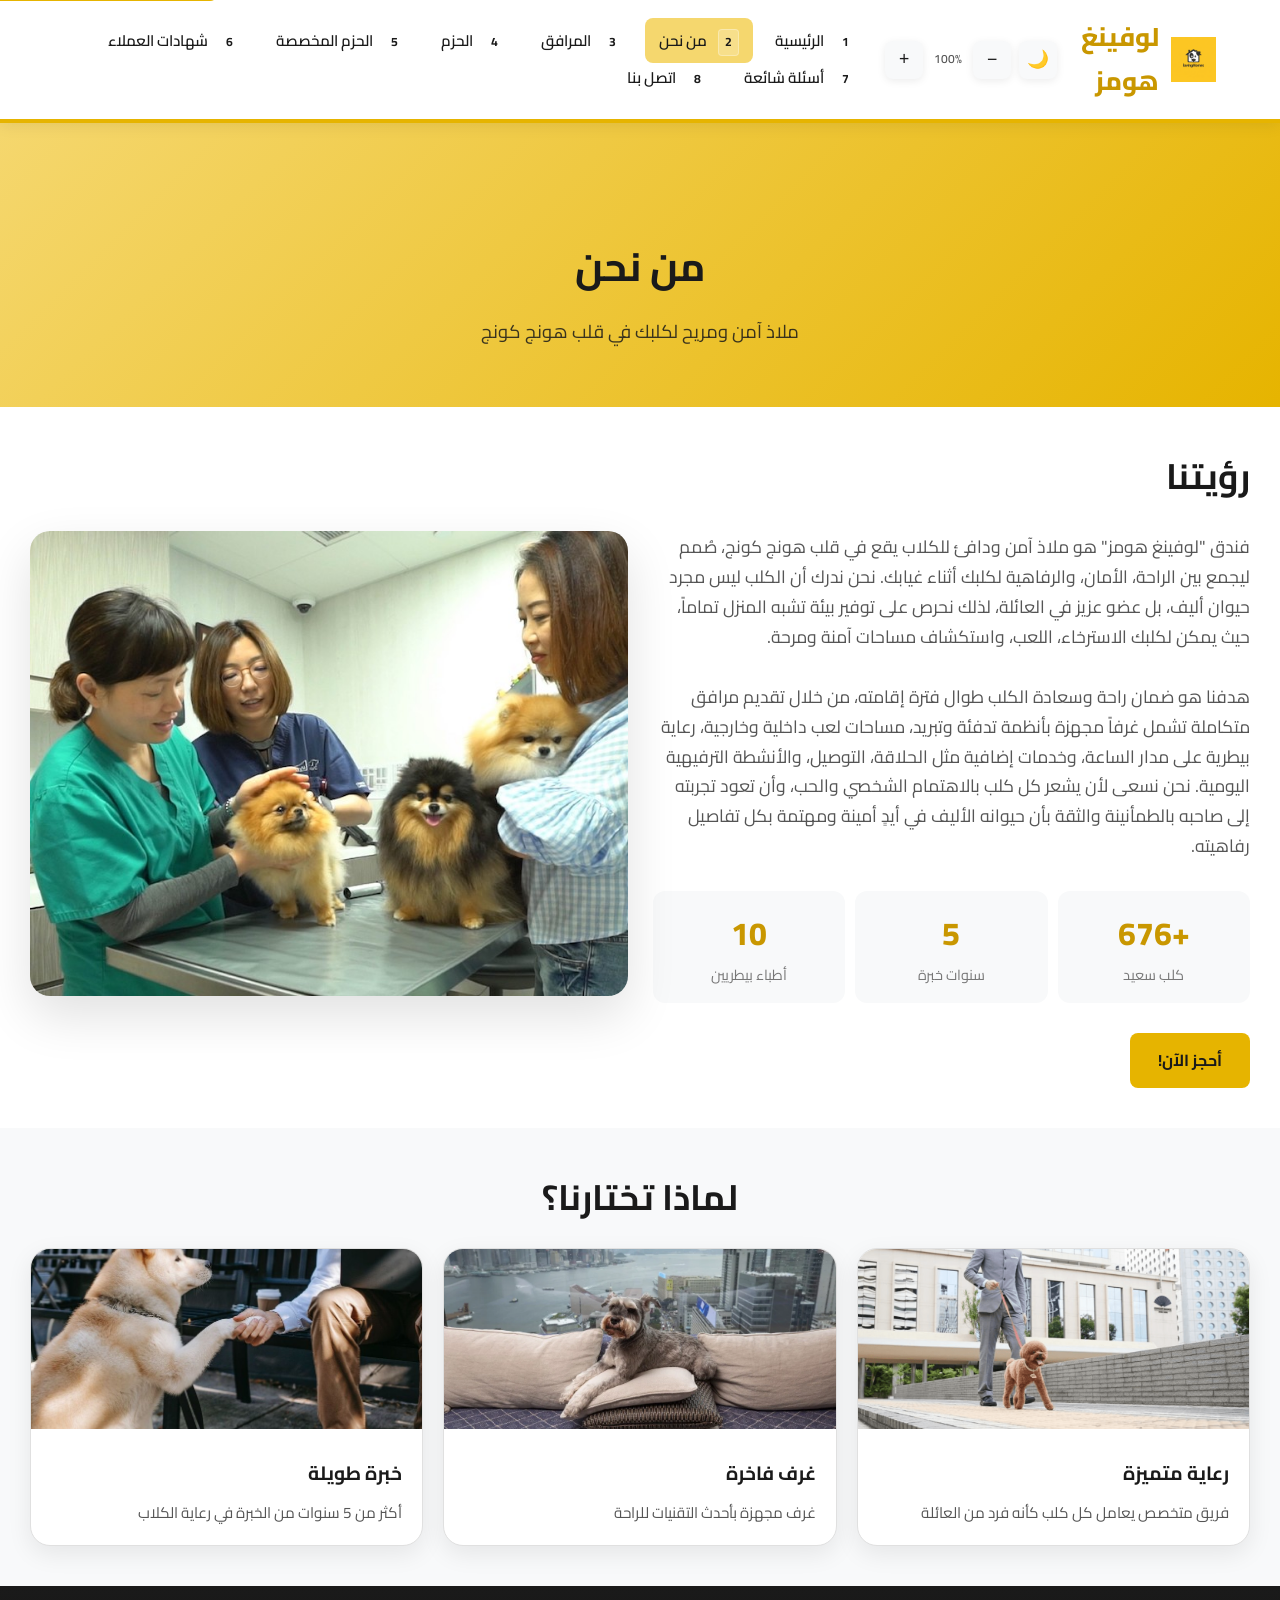
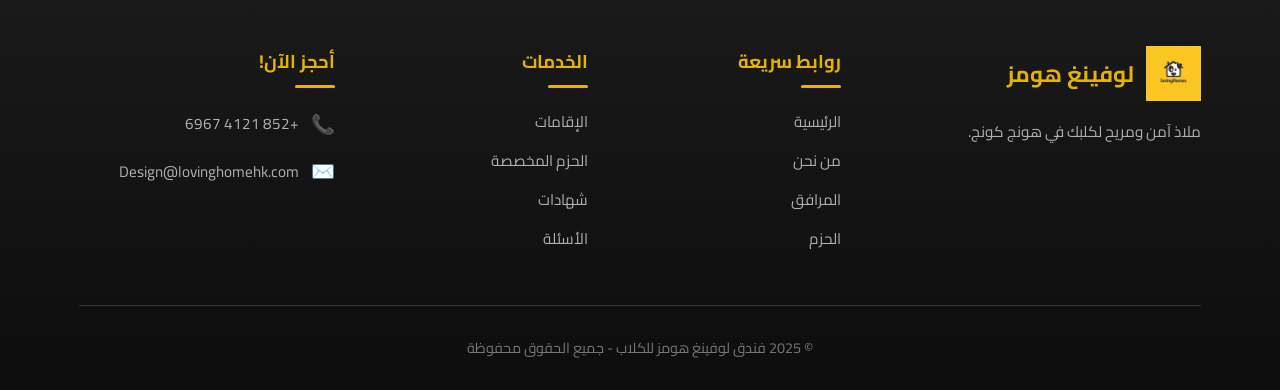
<file: about.html>
<!DOCTYPE html>
<html lang="ar" dir="rtl">
<head>
    <meta charset="UTF-8">
    <meta name="viewport" content="width=device-width, initial-scale=1.0">
    <title>من نحن | فندق لوفينغ هومز للكلاب</title>
    <meta name="description" content="تعرف على فندق لوفينغ هومز - ملاذ آمن ومريح للكلاب في هونج كونج">
    <link rel="icon" type="image/svg+xml" href="data:image/svg+xml,<svg xmlns='http://www.w3.org/2000/svg' viewBox='0 0 100 100'><circle cx='50' cy='50' r='45' fill='%23e6b400'/><text y='.9em' font-size='50' x='50' text-anchor='middle' fill='white'>🐾</text></svg>">
    <link rel="stylesheet" href="style.css">
    <link href="https://fonts.googleapis.com/css2?family=Cairo:wght@400;500;600;700;800&display=swap" rel="stylesheet">
    <style>
        .container { max-width: 100%; padding: 0 15px; }
        .section { padding: 40px 15px; }
        .about-preview { display: flex; flex-direction: column; gap: 25px; }
        .about-img img { width: 100%; height: auto; }
        .stats-row { display: flex; flex-wrap: wrap; justify-content: center; gap: 10px; }
        .stat-item { flex: 1; min-width: 90px; padding: 15px 10px; }
        .features-grid { display: flex; flex-direction: column; gap: 20px; }
        .feature-card img { height: 180px; }
        @media (min-width: 768px) {
            .about-preview { grid-template-columns: 1fr 1fr; display: grid; }
            .stats-row { flex-wrap: nowrap; }
            .features-grid { display: grid; grid-template-columns: repeat(3, 1fr); }
        }
    </style>
</head>
<body>

    <a href="#main-content" class="skip-link">التخطي للمحتوى الرئيسي</a>

    <header>
        <a href="index.html" class="logo">
            <img src="logo.png" alt="شعار لوفينغ هومز" class="logo-img">
            <span>لوفينغ هومز</span>
        </a>
        <button class="menu-toggle" aria-expanded="false" aria-label="افتح القائمة">☰</button>
        <nav aria-label="التنقل الرئيسي">
            <ul>
                <li><a href="index.html" data-translate="الرئيسية"><span class="key-hint">1</span> الرئيسية</a></li>
                <li><a href="about.html" class="active" data-translate="من نحن"><span class="key-hint">2</span> من نحن</a></li>
                <li><a href="facilities.html" data-translate="المرافق"><span class="key-hint">3</span> المرافق</a></li>
                <li><a href="packages.html" data-translate="الحزم"><span class="key-hint">4</span> الحزم</a></li>
                <li><a href="custom-packages.html" data-translate="الحزم المخصصة"><span class="key-hint">5</span> الحزم المخصصة</a></li>
                <li><a href="testimonies.html" data-translate="شهادات العملاء"><span class="key-hint">6</span> شهادات العملاء</a></li>
                <li><a href="faq.html" data-translate="أسئلة شائعة"><span class="key-hint">7</span> أسئلة شائعة</a></li>
                <li><a href="contact.html" data-translate="اتصل بنا"><span class="key-hint">8</span> اتصل بنا</a></li>
            </ul>
        </nav>
    </header>

    <main id="main-content">
        <section class="page-header">
            <h1>من نحن</h1>
            <p>ملاذ آمن ومريح لكلبك في قلب هونج كونج</p>
        </section>
        
        <section class="section">
            <div class="container">
                <div class="about-preview">
                    <div class="about-content">
                        <h2>رؤيتنا</h2>
                        <p>فندق "لوفينغ هومز" هو ملاذ آمن ودافئ للكلاب يقع في قلب هونج كونج، صُمم ليجمع بين الراحة، الأمان، والرفاهية لكلبك أثناء غيابك. نحن ندرك أن الكلب ليس مجرد حيوان أليف، بل عضو عزيز في العائلة، لذلك نحرص على توفير بيئة تشبه المنزل تماماً، حيث يمكن لكلبك الاسترخاء، اللعب، واستكشاف مساحات آمنة ومرحة.</p>
                        <p>هدفنا هو ضمان راحة وسعادة الكلب طوال فترة إقامته، من خلال تقديم مرافق متكاملة تشمل غرفاً مجهزة بأنظمة تدفئة وتبريد، مساحات لعب داخلية وخارجية، رعاية بيطرية على مدار الساعة، وخدمات إضافية مثل الحلاقة، التوصيل، والأنشطة الترفيهية اليومية. نحن نسعى لأن يشعر كل كلب بالاهتمام الشخصي والحب، وأن تعود تجربته إلى صاحبه بالطمأنينة والثقة بأن حيوانه الأليف في أيدٍ أمينة ومهتمة بكل تفاصيل رفاهيته.</p>
                        
                        <div class="stats-row">
                            <div class="stat-item">
                                <span class="stat-num">+676</span>
                                <span class="stat-text">كلب سعيد</span>
                            </div>
                            <div class="stat-item">
                                <span class="stat-num">5</span>
                                <span class="stat-text">سنوات خبرة</span>
                            </div>
                            <div class="stat-item">
                                <span class="stat-num">10</span>
                                <span class="stat-text">أطباء بيطريين</span>
                            </div>
                        </div>
                        
                        <a href="contact.html" class="btn">أحجز الآن!</a>
                    </div>
                    <div class="about-img">
                        <img src="aboutus1.jpeg" alt="كلاب سعيدة">
                    </div>
                </div>
            </div>
        </section>
        
        <section class="section bg-light">
            <div class="container">
                <h2>لماذا تختارنا؟</h2>
                <div class="features-grid">
                    <div class="feature-card">
                        <img src="aboutus4.jpeg" alt="رعاية">
                        <h3>رعاية متميزة</h3>
                        <p>فريق متخصص يعامل كل كلب كأنه فرد من العائلة</p>
                    </div>
                    <div class="feature-card">
                        <img src="aboutus2.jpeg" alt="غرف">
                        <h3>غرف فاخرة</h3>
                        <p>غرف مجهزة بأحدث التقنيات للراحة</p>
                    </div>
                    <div class="feature-card">
                        <img src="aboutus3.jpg" alt="تمشية">
                        <h3>خبرة طويلة</h3>
                        <p>أكثر من 5 سنوات من الخبرة في رعاية الكلاب</p>
                    </div>
                </div>
            </div>
        </section>
    </main>

    <footer>
        <div class="container">
            <div class="footer-content">
                <div class="footer-section">
                    <div class="footer-logo">
                        <img src="logo.png" alt="شعار لوفينغ هومز">
                        <span class="footer-logo-text">لوفينغ هومز</span>
                    </div>
                    <p>ملاذ آمن ومريح لكلبك في هونج كونج.</p>
                </div>
                <div class="footer-section">
                    <h4>روابط سريعة</h4>
                    <ul>
                        <li><a href="index.html">الرئيسية</a></li>
                        <li><a href="about.html">من نحن</a></li>
                        <li><a href="facilities.html">المرافق</a></li>
                        <li><a href="packages.html">الحزم</a></li>
                    </ul>
                </div>
                <div class="footer-section">
                    <h4>الخدمات</h4>
                    <ul>
                        <li><a href="packages.html">الإقامات</a></li>
                        <li><a href="custom-packages.html">الحزم المخصصة</a></li>
                        <li><a href="testimonies.html">شهادات</a></li>
                        <li><a href="faq.html">الأسئلة</a></li>
                    </ul>
                </div>
                <div class="footer-section">
                    <h4>أحجز الآن!</h4>
                    <div class="footer-contact-item">
                        <span>📞</span>
                        <p>+852 4121 6967</p>
                    </div>
                    <div class="footer-contact-item">
                        <span>✉️</span>
                        <p>Design@lovinghomehk.com</p>
                    </div>
                </div>
            </div>
            <div class="footer-bottom">
                <p>© 2025 فندق لوفينغ هومز للكلاب - جميع الحقوق محفوظة</p>
            </div>
        </div>
    </footer>
    <script src="script.js"></script>
</body>
</html>
</file>
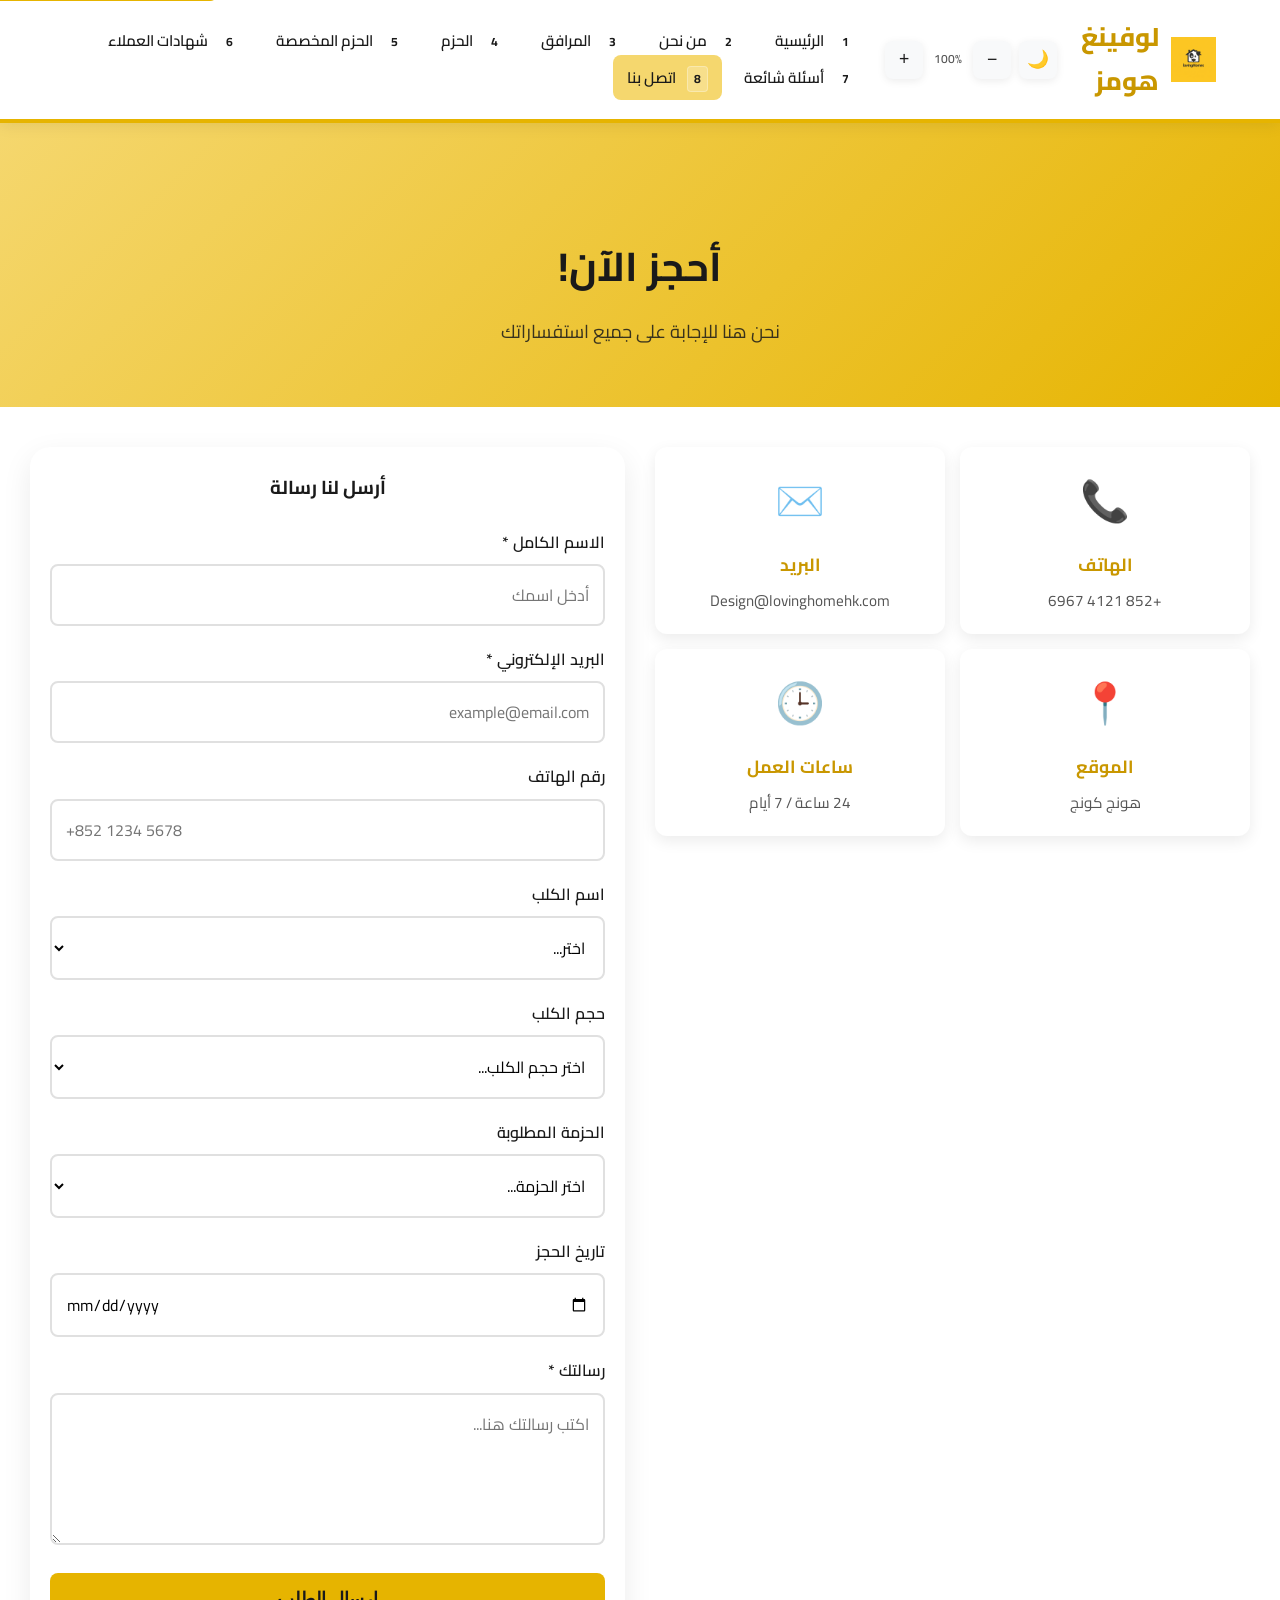
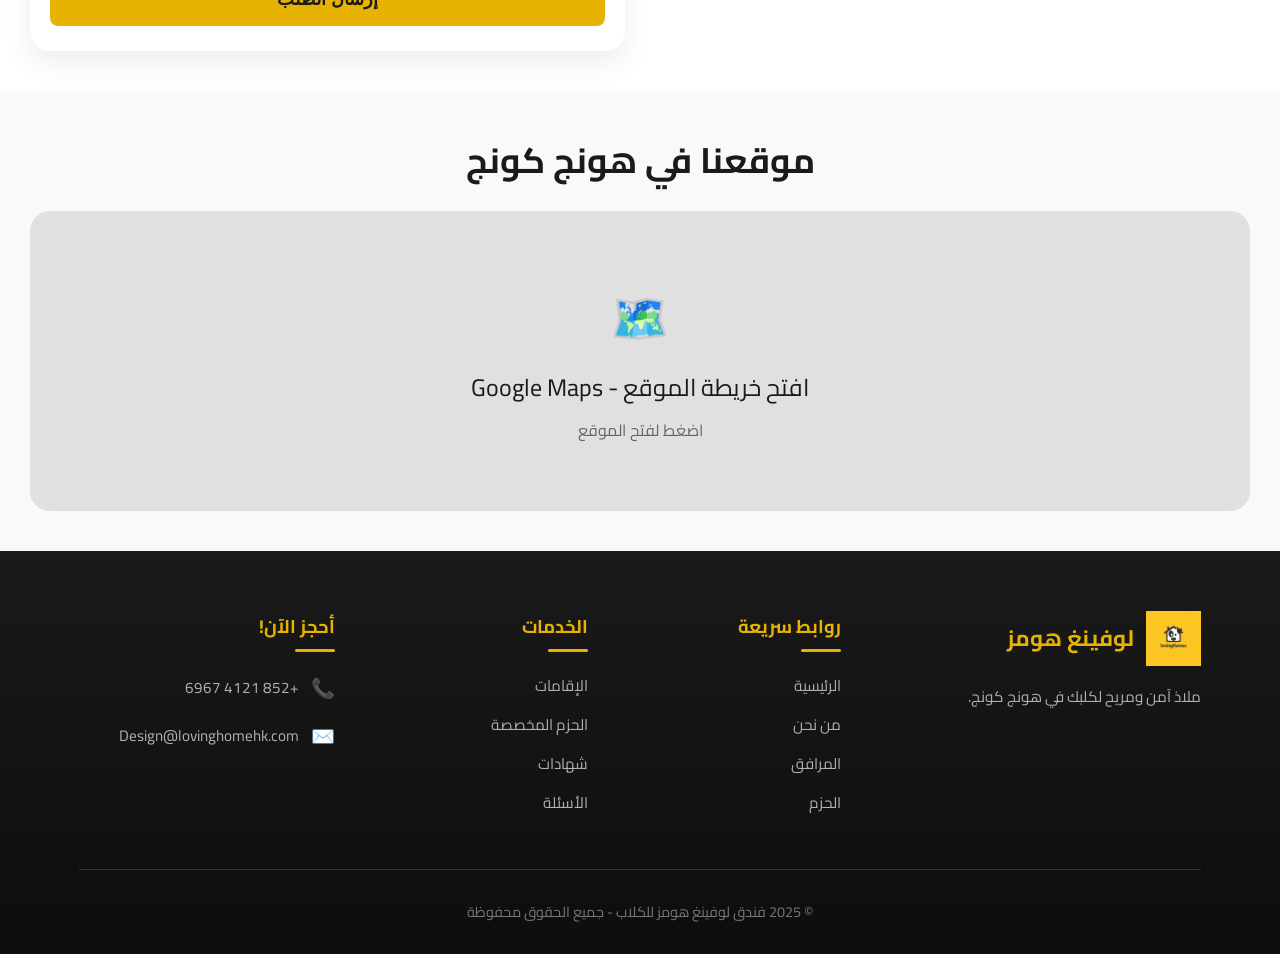
<file: contact.html>
<!DOCTYPE html>
<html lang="ar" dir="rtl">
<head>
    <meta charset="UTF-8">
    <meta name="viewport" content="width=device-width, initial-scale=1.0">
    <title>اتصل بنا | فندق لوفينغ هومز للكلاب</title>
    <meta name="description" content="تواصل مع فندق لوفينغ هومز للكلاب في هونج كونج.">
    <link rel="icon" type="image/svg+xml" href="data:image/svg+xml,<svg xmlns='http://www.w3.org/2000/svg' viewBox='0 0 100 100'><circle cx='50' cy='50' r='45' fill='%23e6b400'/><text y='.9em' font-size='50' x='50' text-anchor='middle' fill='white'>🐾</text></svg>">
    <link rel="stylesheet" href="style.css">
    <link href="https://fonts.googleapis.com/css2?family=Cairo:wght@400;500;600;700;800&display=swap" rel="stylesheet">
    <style>
        .container { max-width: 100%; padding: 0 15px; }
        .section { padding: 40px 15px; }
        .contact-container { display: flex; flex-direction: column; gap: 30px; }
        .contact-info-grid { display: grid; grid-template-columns: 1fr 1fr; gap: 15px; }
        .contact-card { padding: 20px 15px; }
        .contact-form { padding: 25px 20px; }
        @media (min-width: 768px) {
            .contact-container { display: grid; grid-template-columns: 1fr 1fr; }
            .contact-info-grid { grid-template-columns: 1fr 1fr; }
        }
    </style>
</head>
<body>

    <a href="#main-content" class="skip-link">التخطي للمحتوى الرئيسي</a>

    <header>
        <a href="index.html" class="logo">
            <img src="logo.png" alt="شعار لوفينغ هومز" class="logo-img">
            <span>لوفينغ هومز</span>
        </a>
        <button class="menu-toggle" aria-expanded="false" aria-label="افتح القائمة">☰</button>
        <nav aria-label="التنقل الرئيسي">
            <ul>
                <li><a href="index.html" data-translate="الرئيسية"><span class="key-hint">1</span> الرئيسية</a></li>
                <li><a href="about.html" data-translate="من نحن"><span class="key-hint">2</span> من نحن</a></li>
                <li><a href="facilities.html" data-translate="المرافق"><span class="key-hint">3</span> المرافق</a></li>
                <li><a href="packages.html" data-translate="الحزم"><span class="key-hint">4</span> الحزم</a></li>
                <li><a href="custom-packages.html" data-translate="الحزم المخصصة"><span class="key-hint">5</span> الحزم المخصصة</a></li>
                <li><a href="testimonies.html" data-translate="شهادات العملاء"><span class="key-hint">6</span> شهادات العملاء</a></li>
                <li><a href="faq.html" data-translate="أسئلة شائعة"><span class="key-hint">7</span> أسئلة شائعة</a></li>
                <li><a href="contact.html" class="active" data-translate="اتصل بنا"><span class="key-hint">8</span> اتصل بنا</a></li>
            </ul>
        </nav>
    </header>

    <main id="main-content">
        <section class="page-header">
            <h1>أحجز الآن!</h1>
            <p>نحن هنا للإجابة على جميع استفساراتك</p>
        </section>
        
        <section class="section">
            <div class="container">
                <div class="contact-container">
                    <div class="contact-info">
                        <div class="contact-info-grid">
                            <div class="contact-card">
                                <div class="icon">📞</div>
                                <h4>الهاتف</h4>
                                <p>+852 4121 6967</p>
                            </div>
                            <div class="contact-card">
                                <div class="icon">✉️</div>
                                <h4>البريد</h4>
                                <p>Design@lovinghomehk.com</p>
                            </div>
                            <div class="contact-card">
                                <div class="icon">📍</div>
                                <h4>الموقع</h4>
                                <p>هونج كونج</p>
                            </div>
                            <div class="contact-card">
                                <div class="icon">🕒</div>
                                <h4>ساعات العمل</h4>
                                <p>24 ساعة / 7 أيام</p>
                            </div>
                        </div>
                        
                    </div>
                    
                    <div class="contact-form">
                        <h3>أرسل لنا رسالة</h3>
                        <form id="contactForm">
                            <div class="form-group">
                                <label for="name">الاسم الكامل *</label>
                                <input type="text" id="name" name="name" required placeholder="أدخل اسمك" pattern="[\u0600-\u06FFa-zA-Z\s]+" title="الاسم يجب أن يحتوي على حروف فقط">
                            </div>
                            
                            <div class="form-group">
                                <label for="email">البريد الإلكتروني *</label>
                                <input type="email" id="email" name="email" required placeholder="example@email.com">
                            </div>
                            
                            <div class="form-group">
                                <label for="phone">رقم الهاتف</label>
                                <input type="tel" id="phone" name="phone" placeholder="+852 1234 5678" pattern="[0-9+\s]+" title="الرقم يجب أن يحتوي على أرقام فقط">
                            </div>

                            <div class="form-group">
                                <label for="dogNameSelect">اسم الكلب</label>
                                <select id="dogNameSelect" name="dogNameSelect">
                                    <option value="">اختر...</option>
                                    <option value="without">بلا اسم محدد</option>
                                    <option value="custom">اسم آخر</option>
                                </select>
                            </div>

                            <div class="form-group" id="dogNameInputGroup" style="display: none;">
                                <label for="dogName">اسم الكلب</label>
                                <input type="text" id="dogName" name="dogName" placeholder="أدخل اسم الكلب" pattern="[\u0600-\u06FFa-zA-Z\s]+" title="الاسم يجب أن يحتوي على حروف فقط">
                            </div>
                            
                            <div class="form-group">
                                <label for="dogSize">حجم الكلب</label>
                                <select id="dogSize" name="dogSize">
                                    <option value="">اختر حجم الكلب...</option>
                                    <option value="صغير">صغير</option>
                                    <option value="متوسط">متوسط</option>
                                    <option value="كبير">كبير</option>
                                    <option value="عملاق">عملاق</option>
                                </select>
                            </div>
                            
                            <div class="form-group">
                                <label for="package">الحزمة المطلوبة</label>
                                <select id="package" name="package">
                                    <option value="">اختر الحزمة...</option>
                                    <option value="premium">الحزمة المميزة</option>
                                    <option value="classic">الحزمة الكلاسيكية</option>
                                    <option value="day">حزمة اليوم</option>
                                    <option value="custom">حزمة مخصصة</option>
                                </select>
                            </div>

                            <div class="form-group">
                                <label for="bookingDate">تاريخ الحجز</label>
                                <input type="date" id="bookingDate" name="bookingDate">
                            </div>
                            
                            <div class="form-group">
                                <label for="message">رسالتك *</label>
                                <textarea id="message" name="message" rows="4" required placeholder="اكتب رسالتك هنا..."></textarea>
                            </div>
                            
                            <button type="submit" class="btn">إرسال الطلب</button>
                        </form>
                    </div>
                </div>
            </div>
        </section>
        
        <section class="section bg-light">
            <div class="container">
                <h2>موقعنا في هونج كونج</h2>
                <div style="background: #e0e0e0; height: 300px; border-radius: 20px; display: flex; align-items: center; justify-content: center; margin-top: 20px;">
                    <a href="https://www.google.com/maps/place/Hong+Kong/@22.3527242,114.1394,11z/data=!3m1!4b1!4m6!3m5!1s0x3403e2eda332980f:0xf08ab3badbeac97c!8m2!3d22.3193039!4d114.1693611!16zL20vMDNoNjQ?entry=ttu&g_ep=EgoyMDI2MDMwNS4wIKXMDSoASAFQAw%3D%3D" target="_blank" style="display: flex; flex-direction: column; align-items: center; text-decoration: none; color: #1a1a1a; padding: 20px;">
                        <span style="font-size: 3rem;">🗺️</span>
                        <span style="font-size: 1.5rem; margin-top: 10px;"> افتح خريطة الموقع - Google Maps</span>
                        <span style="font-size: 1rem; margin-top: 8px; color: #666;">اضغط لفتح الموقع</span>
                    </a>
                </div>
            </div>
        </section>
    </main>
  <footer>
        <div class="container">
            <div class="footer-content">
                <div class="footer-section">
                    <div class="footer-logo">
                        <img src="logo.png" alt="شعار لوفينغ هومز">
                        <span class="footer-logo-text">لوفينغ هومز</span>
                    </div>
                    <p>ملاذ آمن ومريح لكلبك في هونج كونج.</p>
                </div>
                <div class="footer-section">
                    <h4>روابط سريعة</h4>
                    <ul>
                        <li><a href="index.html">الرئيسية</a></li>
                        <li><a href="about.html">من نحن</a></li>
                        <li><a href="facilities.html">المرافق</a></li>
                        <li><a href="packages.html">الحزم</a></li>
                    </ul>
                </div>
                <div class="footer-section">
                    <h4>الخدمات</h4>
                    <ul>
                        <li><a href="packages.html">الإقامات</a></li>
                        <li><a href="custom-packages.html">الحزم المخصصة</a></li>
                        <li><a href="testimonies.html">شهادات</a></li>
                        <li><a href="faq.html">الأسئلة</a></li>
                    </ul>
                </div>
                <div class="footer-section">
                    <h4>أحجز الآن!</h4>
                    <div class="footer-contact-item">
                        <span>📞</span>
                        <p>+852 4121 6967</p>
                    </div>
                    <div class="footer-contact-item">
                        <span>✉️</span>
                        <p>Design@lovinghomehk.com</p>
                    </div>
                </div>
            </div>
            <div class="footer-bottom">
                <p>© 2025 فندق لوفينغ هومز للكلاب - جميع الحقوق محفوظة</p>
            </div>
        </div>
    </footer>

    <script src="script.js"></script>
</body>
</html>
</file>
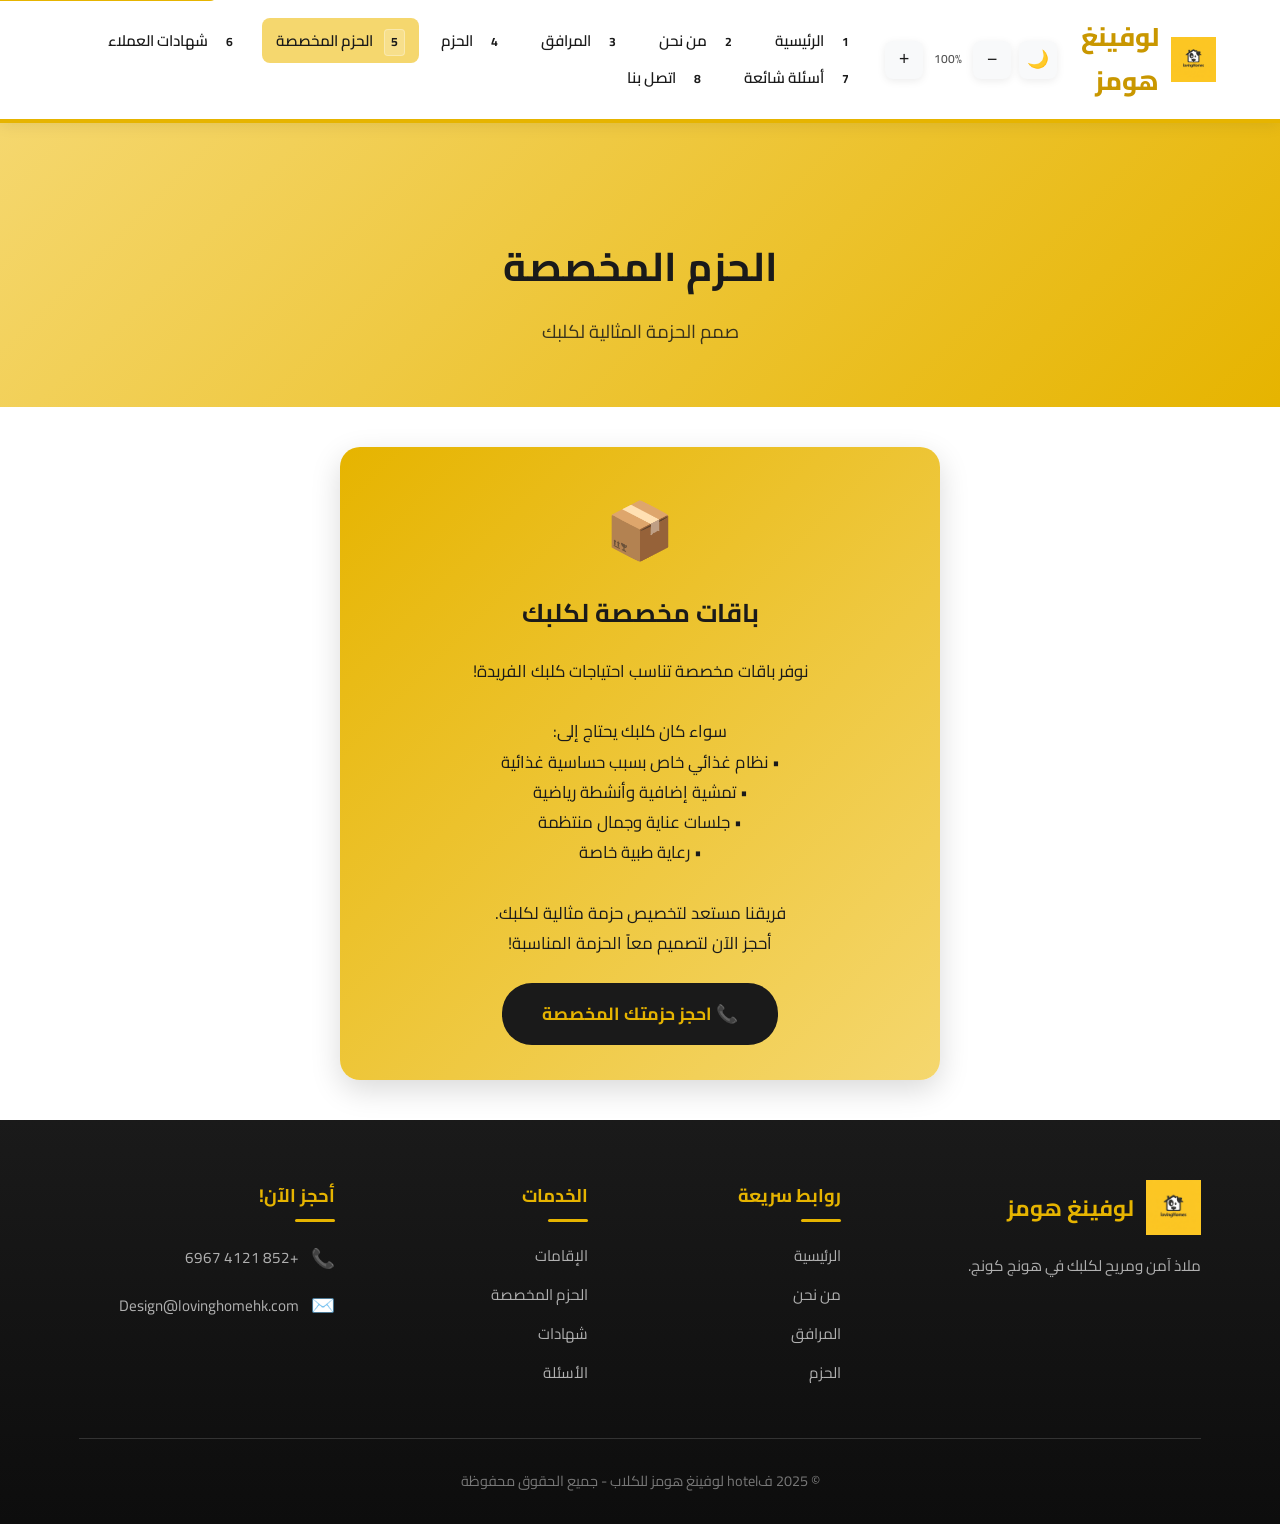
<file: custom-packages.html>
<!DOCTYPE html>
<html lang="ar" dir="rtl">
<head>
    <meta charset="UTF-8">
    <meta name="viewport" content="width=device-width, initial-scale=1.0">
    <title>الحزم المخصصة | فندق لوفينغ هومز للكلاب</title>
    <meta name="description" content="صمم حزمة مخصصة لكلبك في فhotel لوفينغ هومز.">
    <link rel="icon" type="image/svg+xml" href="data:image/svg+xml,<svg xmlns='http://www.w3.org/2000/svg' viewBox='0 0 100 100'><circle cx='50' cy='50' r='45' fill='%23e6b400'/><text y='.9em' font-size='50' x='50' text-anchor='middle' fill='white'>🐾</text></svg>">
    <link rel="stylesheet" href="style.css">
    <link href="https://fonts.googleapis.com/css2?family=Cairo:wght@400;500;600;700;800&display=swap" rel="stylesheet">
    <style>
        .container { max-width: 100%; padding: 0 15px; }
        .section { padding: 40px 15px; }
        .custom-box { padding: 30px 20px; margin: 0 10px; }
    </style>
</head>
<body>

    <a href="#main-content" class="skip-link">التخطي للمحتوى الرئيسي</a>

    <header>
        <a href="index.html" class="logo">
            <img src="logo.png" alt="شعار لوفينغ هومز" class="logo-img">
            <span>لوفينغ هومز</span>
        </a>
        <button class="menu-toggle" aria-expanded="false" aria-label="افتح القائمة">☰</button>
        <nav aria-label="التنقل الرئيسي">
            <ul>
                <li><a href="index.html" data-translate="الرئيسية"><span class="key-hint">1</span> الرئيسية</a></li>
                <li><a href="about.html" data-translate="من نحن"><span class="key-hint">2</span> من نحن</a></li>
                <li><a href="facilities.html" data-translate="المرافق"><span class="key-hint">3</span> المرافق</a></li>
                <li><a href="packages.html" data-translate="الحزم"><span class="key-hint">4</span> الحزم</a></li>
                <li><a href="custom-packages.html" class="active" data-translate="الحزم المخصصة"><span class="key-hint">5</span> الحزم المخصصة</a></li>
                <li><a href="testimonies.html" data-translate="شهادات العملاء"><span class="key-hint">6</span> شهادات العملاء</a></li>
                <li><a href="faq.html" data-translate="أسئلة شائعة"><span class="key-hint">7</span> أسئلة شائعة</a></li>
                <li><a href="contact.html" data-translate="اتصل بنا"><span class="key-hint">8</span> اتصل بنا</a></li>
            </ul>
        </nav>
    </header>

    <main id="main-content">
        <section class="page-header">
            <h1>الحزم المخصصة</h1>
            <p>صمم الحزمة المثالية لكلبك</p>
        </section>
        
        <section class="section">
            <div class="container">
                <div style="max-width: 600px; margin: 0 auto; background: linear-gradient(135deg, #e6b400, #f5d76e); padding: 35px 25px; border-radius: 20px; text-align: center; box-shadow: 0 10px 30px rgba(0,0,0,0.15);">
                    <div style="font-size: 3.5rem; margin-bottom: 15px;">📦</div>
                    <h2 style="color: #1a1a1a; margin-bottom: 20px; font-size: 1.6rem;">باقات مخصصة لكلبك</h2>
                    <p style="color: #1a1a1a; font-size: 1.05rem; line-height: 1.8; margin-bottom: 20px;">
                        نوفر باقات مخصصة تناسب احتياجات كلبك الفريدة!<br><br>
                        سواء كان كلبك يحتاج إلى:<br>
                        • نظام غذائي خاص بسبب حساسية غذائية<br>
                        • تمشية إضافية وأنشطة رياضية<br>
                        • جلسات عناية وجمال منتظمة<br>
                        • رعاية طبية خاصة<br><br>
                        فريقنا مستعد لتخصيص حزمة مثالية لكلبك.<br>
                        أحجز الآن لتصميم معاً الحزمة المناسبة!
                    </p>
                    <div style="text-align: center; margin-top: 25px;">
                        <a href="contact.html" class="btn" style="background: #1a1a1a; color: #e6b400; padding: 16px 40px; font-size: 1.1rem; font-weight: 700; border-radius: 30px; text-decoration: none; display: inline-block;">📞 احجز حزمتك المخصصة</a>
                    </div>
                </div>
            </div>
        </section>
    </main>

  <footer>
        <div class="container">
            <div class="footer-content">
                <div class="footer-section">
                    <div class="footer-logo">
                        <img src="logo.png" alt="شعار لوفينغ هومز">
                        <span class="footer-logo-text">لوفينغ هومز</span>
                    </div>
                    <p>ملاذ آمن ومريح لكلبك في هونج كونج.</p>
                </div>
                <div class="footer-section">
                    <h4>روابط سريعة</h4>
                    <ul>
                        <li><a href="index.html">الرئيسية</a></li>
                        <li><a href="about.html">من نحن</a></li>
                        <li><a href="facilities.html">المرافق</a></li>
                        <li><a href="packages.html">الحزم</a></li>
                    </ul>
                </div>
                <div class="footer-section">
                    <h4>الخدمات</h4>
                    <ul>
                        <li><a href="packages.html">الإقامات</a></li>
                        <li><a href="custom-packages.html">الحزم المخصصة</a></li>
                        <li><a href="testimonies.html">شهادات</a></li>
                        <li><a href="faq.html">الأسئلة</a></li>
                    </ul>
                </div>
                <div class="footer-section">
                    <h4>أحجز الآن!</h4>
                    <div class="footer-contact-item">
                        <span>📞</span>
                        <p>+852 4121 6967</p>
                    </div>
                    <div class="footer-contact-item">
                        <span>✉️</span>
                        <p>Design@lovinghomehk.com</p>
                    </div>
                </div>
            </div>
            <div class="footer-bottom">
                <p>© 2025 فhotel لوفينغ هومز للكلاب - جميع الحقوق محفوظة</p>
            </div>
        </div>
    </footer>

    <script src="script.js"></script>
</body>
</html>
</file>
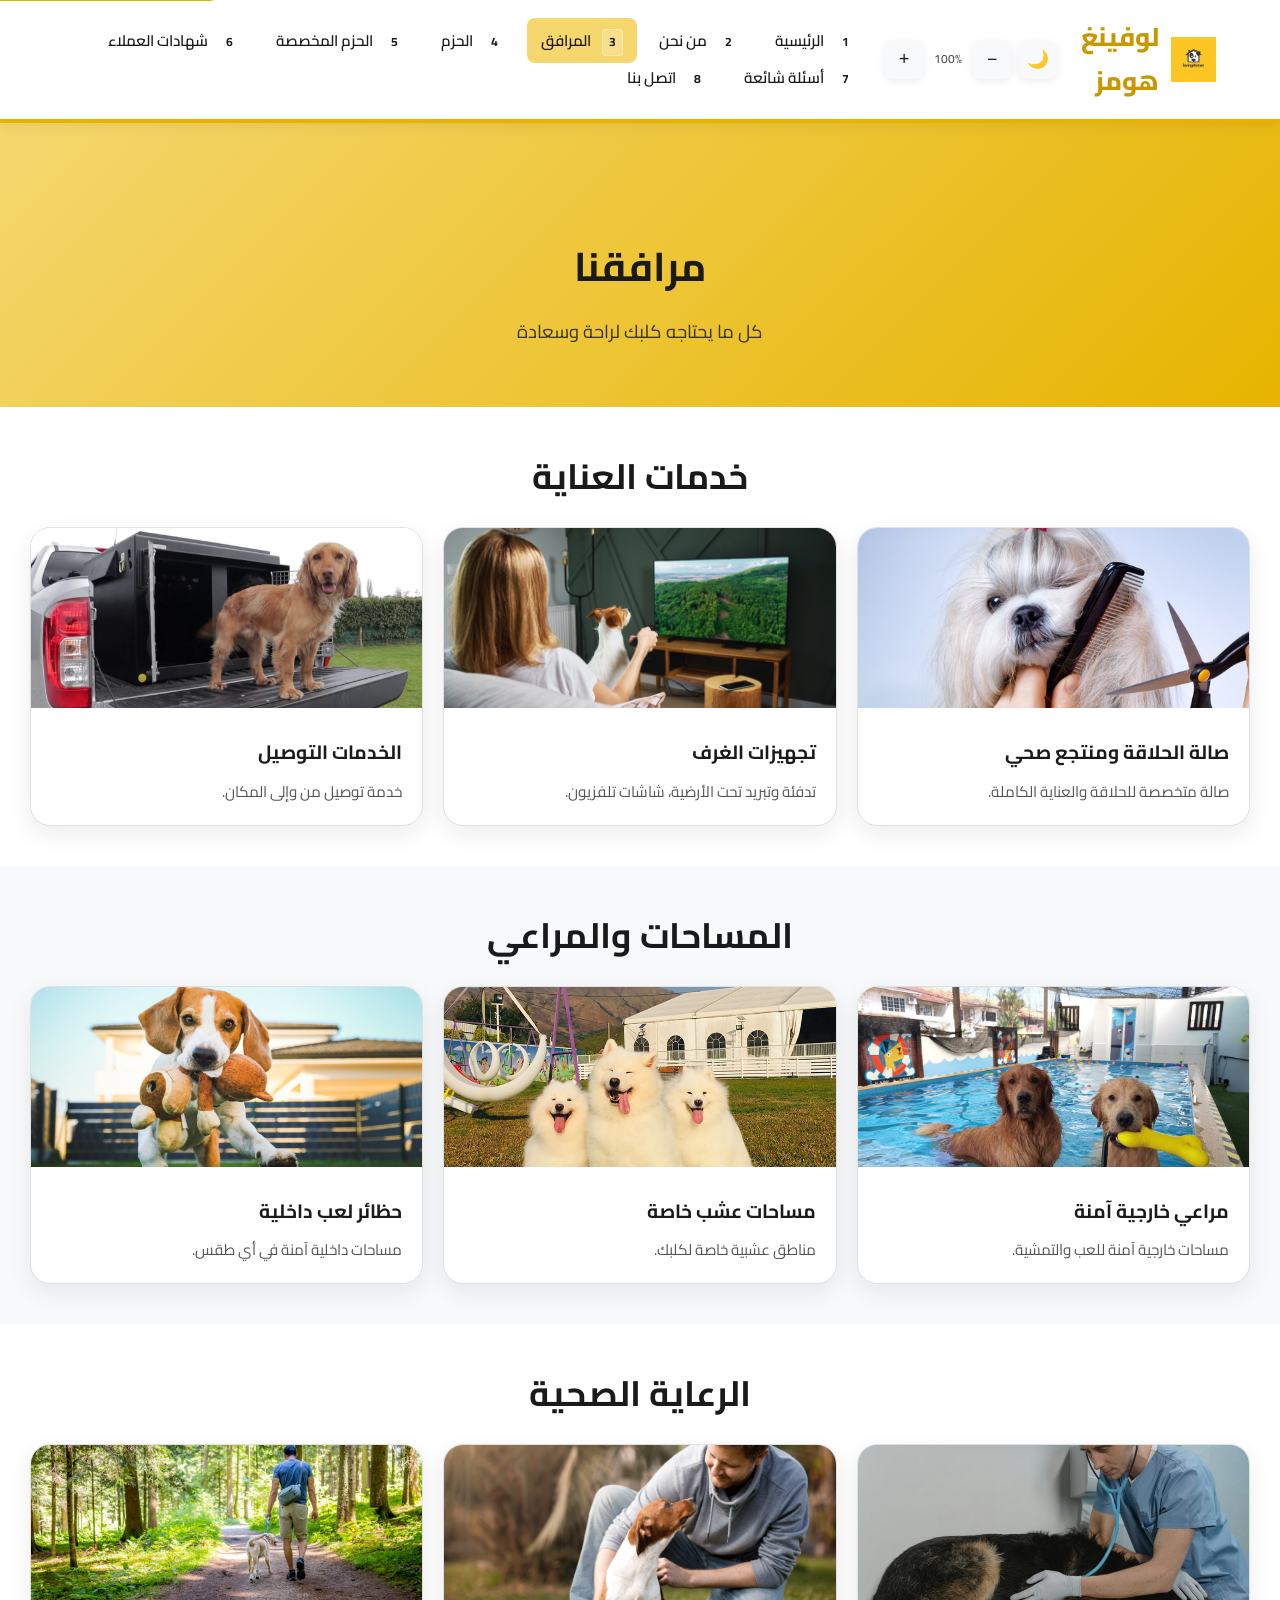
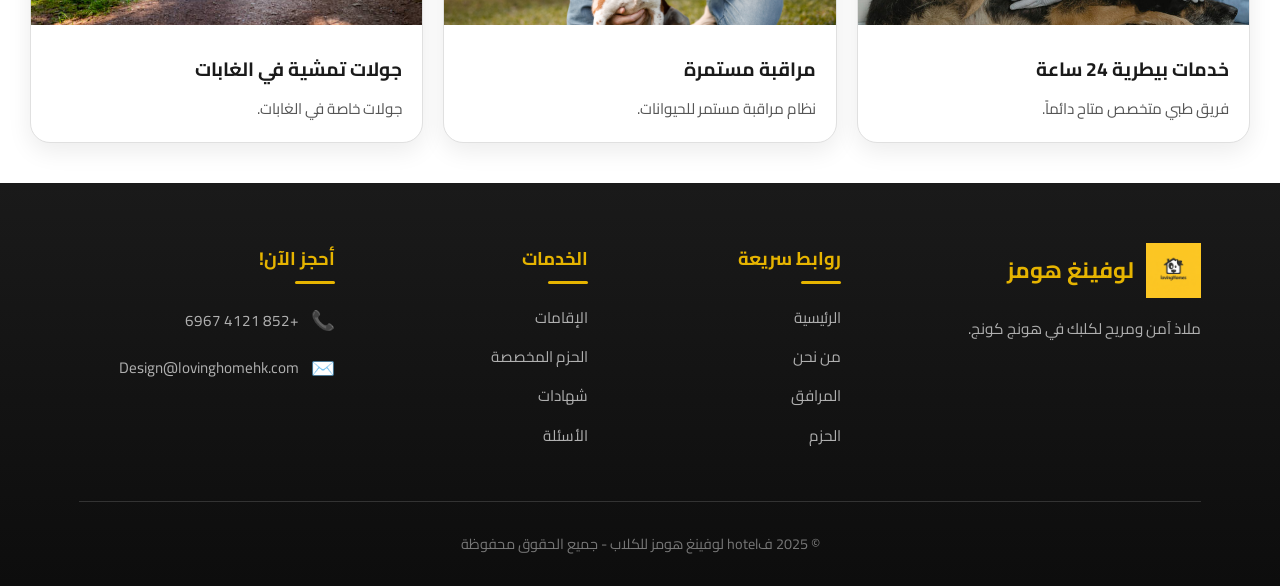
<file: facilities.html>
<!DOCTYPE html>
<html lang="ar" dir="rtl">
<head>
    <meta charset="UTF-8">
    <meta name="viewport" content="width=device-width, initial-scale=1.0">
    <title>المرافق | فندق لوفينغ هومز للكلاب</title>
    <meta name="description" content="استكشف مرافق فhotel لوفينغ هومز للكلاب في هونج كونج.">
    <link rel="icon" type="image/svg+xml" href="data:image/svg+xml,<svg xmlns='http://www.w3.org/2000/svg' viewBox='0 0 100 100'><circle cx='50' cy='50' r='45' fill='%23e6b400'/><text y='.9em' font-size='50' x='50' text-anchor='middle' fill='white'>🐾</text></svg>">
    <link rel="stylesheet" href="style.css">
    <link href="https://fonts.googleapis.com/css2?family=Cairo:wght@400;500;600;700;800&display=swap" rel="stylesheet">
    <style>
        .container { max-width: 100%; padding: 0 15px; }
        .section { padding: 40px 15px; }
        .features-grid { display: flex; flex-direction: column; gap: 20px; }
        .feature-card img { height: 180px; width: 100%; object-fit: cover; }
        @media (min-width: 768px) {
            .features-grid { display: grid; grid-template-columns: repeat(3, 1fr); }
        }
    </style>
</head>
<body>

    <a href="#main-content" class="skip-link">التخطي للمحتوى الرئيسي</a>

    <header>
        <a href="index.html" class="logo">
            <img src="logo.png" alt="شعار لوفينغ هومز" class="logo-img">
            <span>لوفينغ هومز</span>
        </a>
        <nav aria-label="التنقل الرئيسي">
            <ul>
                <li><a href="index.html" data-translate="الرئيسية"><span class="key-hint">1</span> الرئيسية</a></li>
                <li><a href="about.html" data-translate="من نحن"><span class="key-hint">2</span> من نحن</a></li>
                <li><a href="facilities.html" class="active" data-translate="المرافق"><span class="key-hint">3</span> المرافق</a></li>
                <li><a href="packages.html" data-translate="الحزم"><span class="key-hint">4</span> الحزم</a></li>
                <li><a href="custom-packages.html" data-translate="الحزم المخصصة"><span class="key-hint">5</span> الحزم المخصصة</a></li>
                <li><a href="testimonies.html" data-translate="شهادات العملاء"><span class="key-hint">6</span> شهادات العملاء</a></li>
                <li><a href="faq.html" data-translate="أسئلة شائعة"><span class="key-hint">7</span> أسئلة شائعة</a></li>
                <li><a href="contact.html" data-translate="اتصل بنا"><span class="key-hint">8</span> اتصل بنا</a></li>
            </ul>
        </nav>
    </header>

    <main id="main-content">
        <section class="page-header">
            <h1>مرافقنا</h1>
            <p>كل ما يحتاجه كلبك لراحة وسعادة</p>
        </section>
        
        <section class="section">
            <div class="container">
                <h2>خدمات العناية</h2>
                <div class="features-grid">
                    <div class="feature-card">
                        <img src="facilities7.jpg" alt="صالة الحلاقة">
                        <h3>صالة الحلاقة ومنتجع صحي</h3>
                        <p>صالة متخصصة للحلاقة والعناية الكاملة.</p>
                    </div>
                    <div class="feature-card">
                        <img src="facilities8.jpg" alt="الغرف">
                        <h3>تجهيزات الغرف</h3>
                        <p>تدفئة وتبريد تحت الأرضية، شاشات تلفزيون.</p>
                    </div>
                    <div class="feature-card">
                        <img src="facilities9.jpg" alt="خدمة التوصيل">
                        <h3>الخدمات التوصيل</h3>
                        <p>خدمة توصيل من وإلى المكان.</p>
                    </div>
                </div>
            </div>
        </section>
        
        <section class="section bg-light">
            <div class="container">
                <h2>المساحات والمراعي</h2>
                <div class="features-grid">
                    <div class="feature-card">
                        <img src="facilities2.jpg" alt="مراعي خارجية">
                        <h3>مراعي خارجية آمنة</h3>
                        <p>مساحات خارجية آمنة للعب والتمشية.</p>
                    </div>
                    <div class="feature-card">
                        <img src="facilities1.jpg" alt="مساحات عشب">
                        <h3>مساحات عشب خاصة</h3>
                        <p>مناطق عشبية خاصة لكلبك.</p>
                    </div>
                    <div class="feature-card">
                        <img src="facilities3.jpg" alt="حظائر داخلية">
                        <h3>حظائر لعب داخلية</h3>
                        <p>مساحات داخلية آمنة في أي طقس.</p>
                    </div>
                </div>
            </div>
        </section>

        <section class="section">
            <div class="container">
                <h2>الرعاية الصحية</h2>
                <div class="features-grid">
                    <div class="feature-card">
                        <img src="facilities6.jpg" alt="خدمات بيطرية">
                        <h3>خدمات بيطرية 24 ساعة</h3>
                        <p>فريق طبي متخصص متاح دائماً.</p>
                    </div>
                    <div class="feature-card">
                        <img src="facilities5.jpg" alt="مراقبة">
                        <h3>مراقبة مستمرة</h3>
                        <p>نظام مراقبة مستمر للحيوانات.</p>
                    </div>
                    <div class="feature-card">
                        <img src="facilities4.jpg" alt="جولات الغابات">
                        <h3>جولات تمشية في الغابات</h3>
                        <p>جولات خاصة في الغابات.</p>
                    </div>
                </div>
            </div>
        </section>
    </main>

  <footer>
        <div class="container">
            <div class="footer-content">
                <div class="footer-section">
                    <div class="footer-logo">
                        <img src="logo.png" alt="شعار لوفينغ هومز">
                        <span class="footer-logo-text">لوفينغ هومز</span>
                    </div>
                    <p>ملاذ آمن ومريح لكلبك في هونج كونج.</p>
                </div>
                <div class="footer-section">
                    <h4>روابط سريعة</h4>
                    <ul>
                        <li><a href="index.html">الرئيسية</a></li>
                        <li><a href="about.html">من نحن</a></li>
                        <li><a href="facilities.html">المرافق</a></li>
                        <li><a href="packages.html">الحزم</a></li>
                    </ul>
                </div>
                <div class="footer-section">
                    <h4>الخدمات</h4>
                    <ul>
                        <li><a href="packages.html">الإقامات</a></li>
                        <li><a href="custom-packages.html">الحزم المخصصة</a></li>
                        <li><a href="testimonies.html">شهادات</a></li>
                        <li><a href="faq.html">الأسئلة</a></li>
                    </ul>
                </div>
                <div class="footer-section">
                    <h4>أحجز الآن!</h4>
                    <div class="footer-contact-item">
                        <span>📞</span>
                        <p>+852 4121 6967</p>
                    </div>
                    <div class="footer-contact-item">
                        <span>✉️</span>
                        <p>Design@lovinghomehk.com</p>
                    </div>
                </div>
            </div>
            <div class="footer-bottom">
                <p>© 2025 فhotel لوفينغ هومز للكلاب - جميع الحقوق محفوظة</p>
            </div>
        </div>
    </footer>

    <script src="script.js"></script>
</body>
</html>
</file>
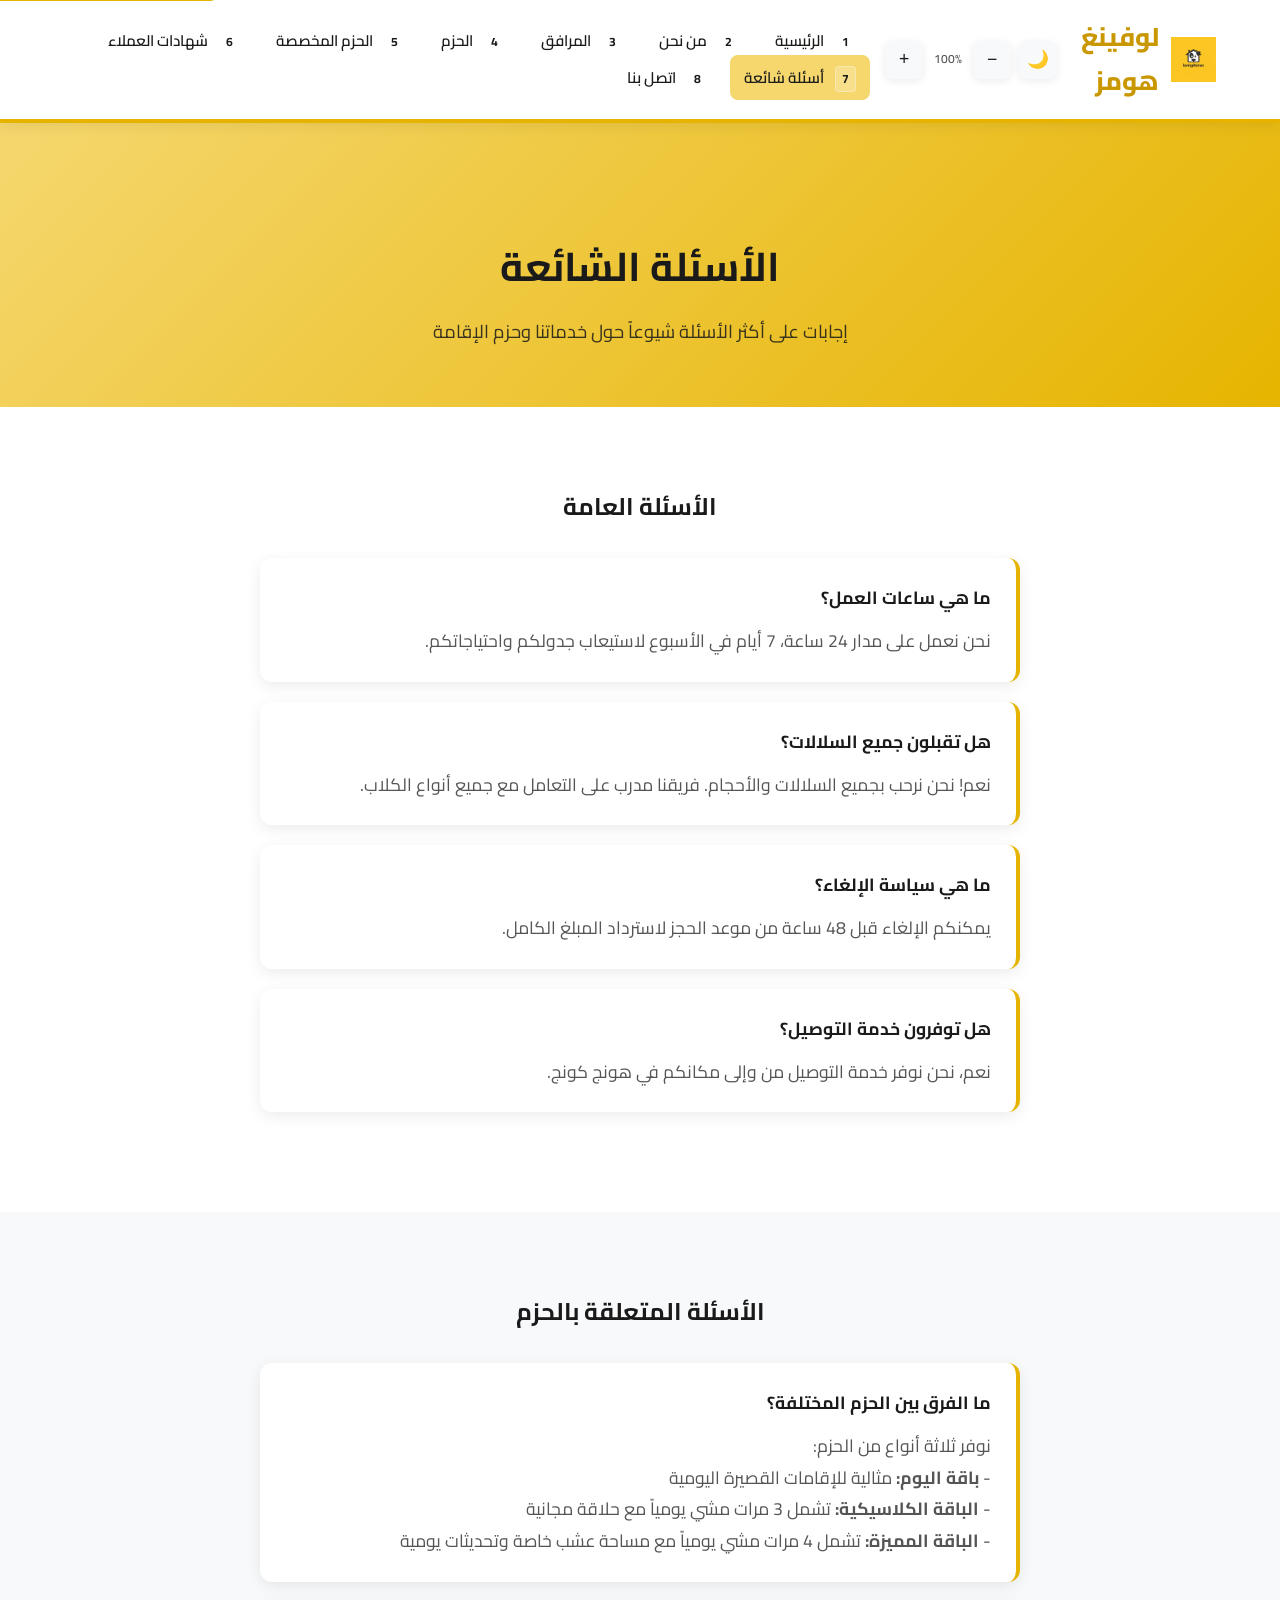
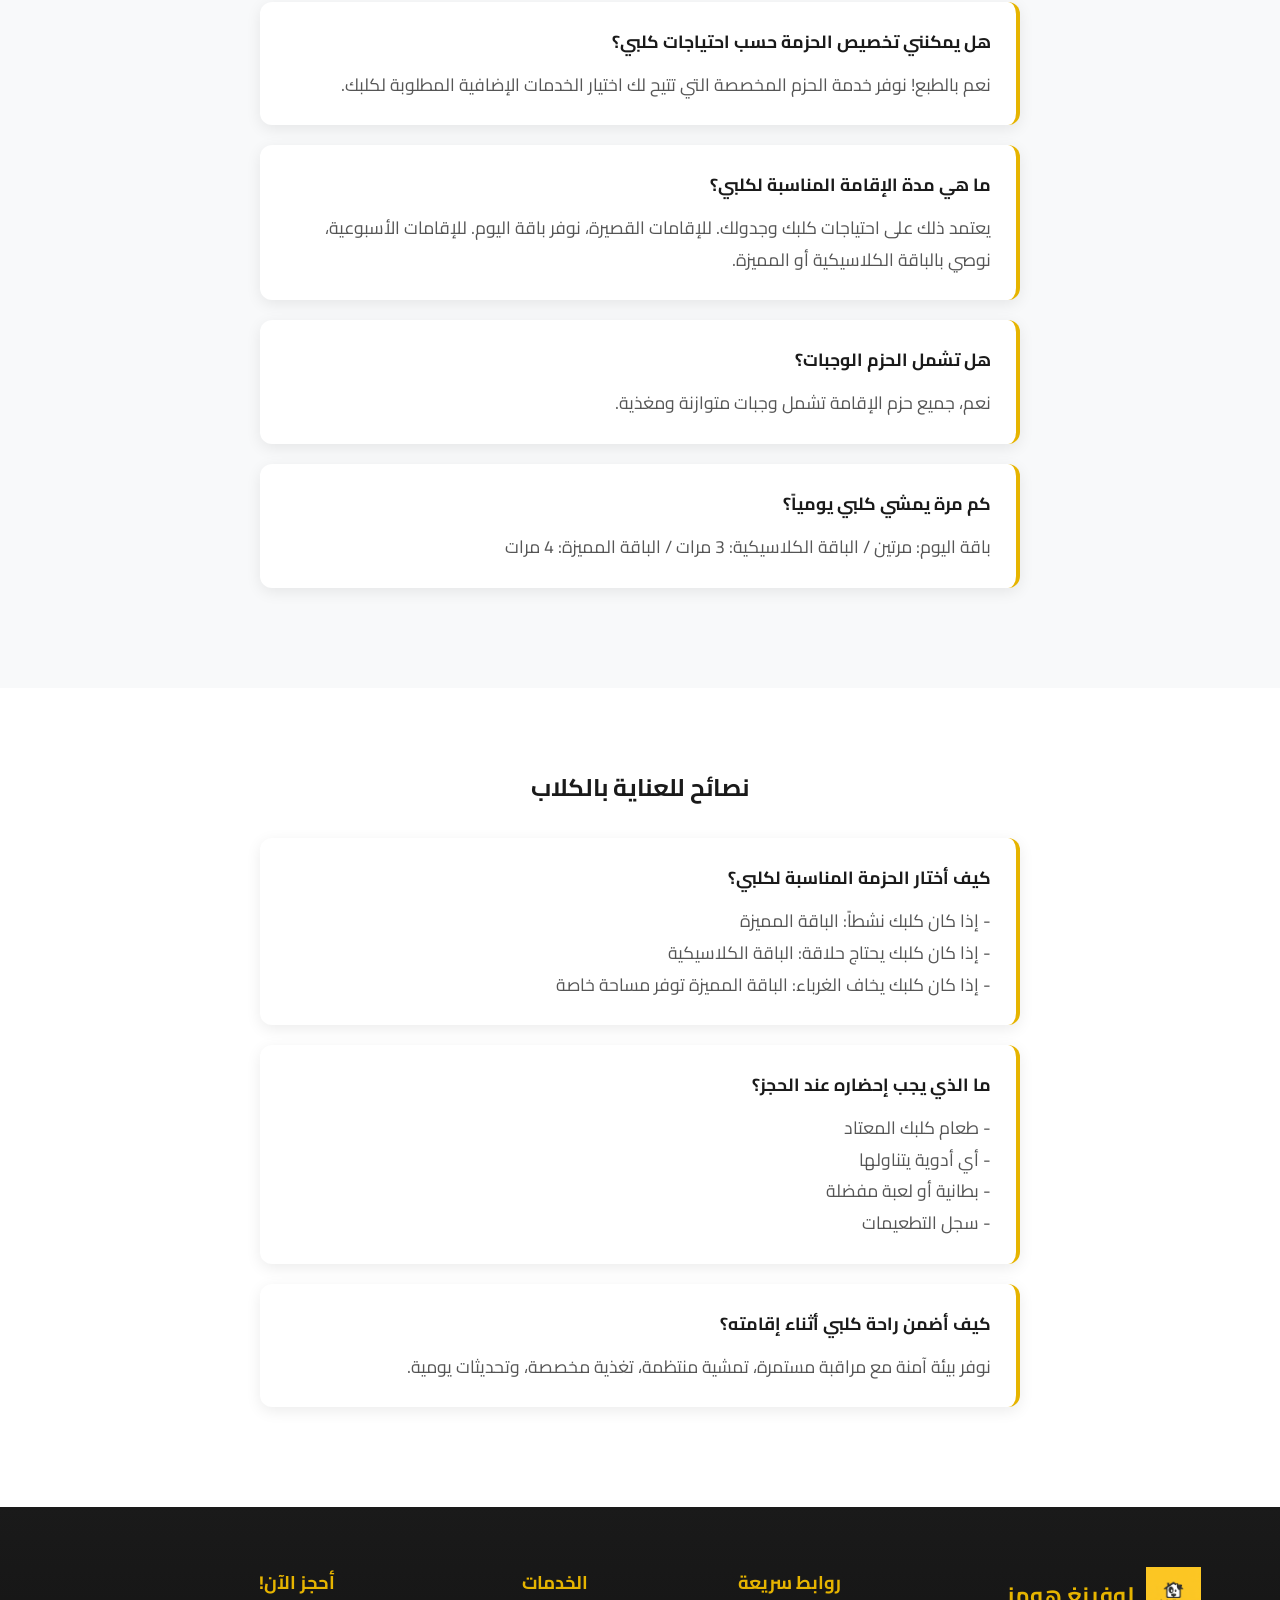
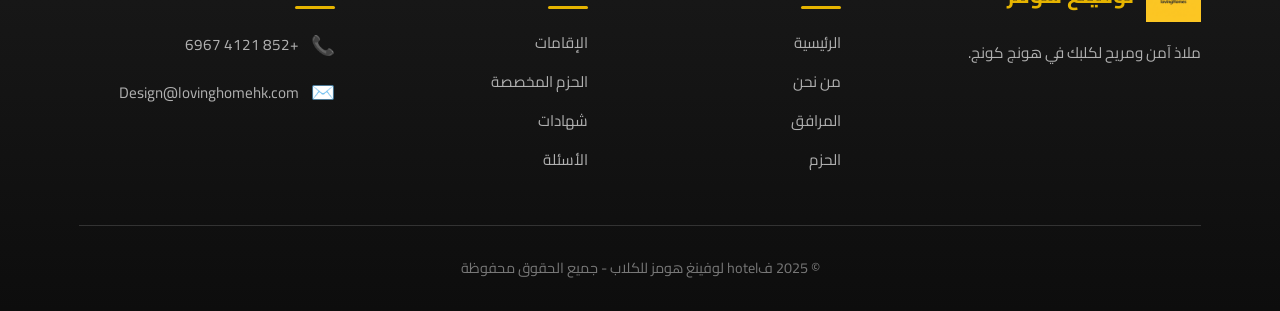
<file: faq.html>
<!DOCTYPE html>
<html lang="ar" dir="rtl">
<head>
    <meta charset="UTF-8">
    <meta name="viewport" content="width=device-width, initial-scale=1.0">
    <title>أسئلة شائعة | فندق لوفينغ هومز للكلاب</title>
    <meta name="description" content="أسئلة شائعة حول خدمات فhotel لوفينغ هومز للكلاب في هونج كونج - حزم الإقامة، الأسعار، والرعاية.">
    <link rel="icon" type="image/svg+xml" href="data:image/svg+xml,<svg xmlns='http://www.w3.org/2000/svg' viewBox='0 0 100 100'><circle cx='50' cy='50' r='45' fill='%23e6b400'/><text y='.9em' font-size='50' x='50' text-anchor='middle' fill='white'>🐾</text></svg>">
    <link rel="stylesheet" href="style.css">
    <link href="https://fonts.googleapis.com/css2?family=Cairo:wght@400;500;600;700;800&display=swap" rel="stylesheet">
    <style>
        .faq-container {
            max-width: 800px;
            margin: 0 auto;
            padding: 0 20px;
        }
        .faq-item {
            background: white;
            border-radius: 12px;
            padding: 25px;
            margin-bottom: 20px;
            box-shadow: 0 4px 15px rgba(0,0,0,0.08);
            border-right: 4px solid #e6b400;
        }
        .faq-item h3 {
            color: #1a1a1a;
            margin-bottom: 12px;
            font-size: 1.1rem;
        }
        .faq-item p {
            color: #555555;
            margin: 0;
            text-align: right;
            line-height: 1.8;
        }
    </style>
</head>
<body>

    <a href="#main-content" class="skip-link">التخطي للمحتوى الرئيسي</a>

    <header>
        <a href="index.html" class="logo">
            <img src="logo.png" alt="شعار لوفينغ هومز" class="logo-img">
            <span>لوفينغ هومز</span>
        </a>
        <nav aria-label="التنقل الرئيسي">
            <ul>
                <li><a href="index.html" data-translate="الرئيسية"><span class="key-hint">1</span> الرئيسية</a></li>
                <li><a href="about.html" data-translate="من نحن"><span class="key-hint">2</span> من نحن</a></li>
                <li><a href="facilities.html" data-translate="المرافق"><span class="key-hint">3</span> المرافق</a></li>
                <li><a href="packages.html" data-translate="الحزم"><span class="key-hint">4</span> الحزم</a></li>
                <li><a href="custom-packages.html" data-translate="الحزم المخصصة"><span class="key-hint">5</span> الحزم المخصصة</a></li>
                <li><a href="testimonies.html" data-translate="شهادات العملاء"><span class="key-hint">6</span> شهادات العملاء</a></li>
                <li><a href="faq.html" class="active" data-translate="أسئلة شائعة"><span class="key-hint">7</span> أسئلة شائعة</a></li>
                <li><a href="contact.html" data-translate="اتصل بنا"><span class="key-hint">8</span> اتصل بنا</a></li>
            </ul>
        </nav>
    </header>

    <main id="main-content">
        <section class="page-header">
            <h1>الأسئلة الشائعة</h1>
            <p>إجابات على أكثر الأسئلة شيوعاً حول خدماتنا وحزم الإقامة</p>
        </section>
        
        <section class="section">
            <div class="faq-container">
                <h2 style="text-align: center; margin-bottom: 30px; font-size: 1.5rem;">الأسئلة العامة</h2>
                
                <div class="faq-item">
                    <h3>ما هي ساعات العمل؟</h3>
                    <p>نحن نعمل على مدار 24 ساعة، 7 أيام في الأسبوع لاستيعاب جدولكم واحتياجاتكم.</p>
                </div>
                
                <div class="faq-item">
                    <h3>هل تقبلون جميع السلالات؟</h3>
                    <p>نعم! نحن نرحب بجميع السلالات والأحجام. فريقنا مدرب على التعامل مع جميع أنواع الكلاب.</p>
                </div>
                
                <div class="faq-item">
                    <h3>ما هي سياسة الإلغاء؟</h3>
                    <p>يمكنكم الإلغاء قبل 48 ساعة من موعد الحجز لاسترداد المبلغ الكامل.</p>
                </div>
                
                <div class="faq-item">
                    <h3>هل توفرون خدمة التوصيل؟</h3>
                    <p>نعم، نحن نوفر خدمة التوصيل من وإلى مكانكم في هونج كونج.</p>
                </div>
            </div>
        </section>

        <section class="section bg-light">
            <div class="faq-container">
                <h2 style="text-align: center; margin-bottom: 30px; font-size: 1.5rem;">الأسئلة المتعلقة بالحزم</h2>
                
                <div class="faq-item">
                    <h3>ما الفرق بين الحزم المختلفة؟</h3>
                    <p>نوفر ثلاثة أنواع من الحزم:<br>
                    - <strong>باقة اليوم:</strong> مثالية للإقامات القصيرة اليومية<br>
                    - <strong>الباقة الكلاسيكية:</strong> تشمل 3 مرات مشي يومياً مع حلاقة مجانية<br>
                    - <strong>الباقة المميزة:</strong> تشمل 4 مرات مشي يومياً مع مساحة عشب خاصة وتحديثات يومية</p>
                </div>
                
                <div class="faq-item">
                    <h3>هل يمكنني تخصيص الحزمة حسب احتياجات كلبي؟</h3>
                    <p>نعم بالطبع! نوفر خدمة الحزم المخصصة التي تتيح لك اختيار الخدمات الإضافية المطلوبة لكلبك.</p>
                </div>
                
                <div class="faq-item">
                    <h3>ما هي مدة الإقامة المناسبة لكلبي؟</h3>
                    <p>يعتمد ذلك على احتياجات كلبك وجدولك. للإقامات القصيرة، نوفر باقة اليوم. للإقامات الأسبوعية، نوصي بالباقة الكلاسيكية أو المميزة.</p>
                </div>
                
                <div class="faq-item">
                    <h3>هل تشمل الحزم الوجبات؟</h3>
                    <p>نعم، جميع حزم الإقامة تشمل وجبات متوازنة ومغذية.</p>
                </div>
                
                <div class="faq-item">
                    <h3>كم مرة يمشي كلبي يومياً؟</h3>
                    <p>باقة اليوم: مرتين / الباقة الكلاسيكية: 3 مرات / الباقة المميزة: 4 مرات</p>
                </div>
            </div>
        </section>

        <section class="section">
            <div class="faq-container">
                <h2 style="text-align: center; margin-bottom: 30px; font-size: 1.5rem;">نصائح للعناية بالكلاب</h2>
                
                <div class="faq-item">
                    <h3>كيف أختار الحزمة المناسبة لكلبي؟</h3>
                    <p>- إذا كان كلبك نشطاً: الباقة المميزة<br>
                    - إذا كان كلبك يحتاج حلاقة: الباقة الكلاسيكية<br>
                    - إذا كان كلبك يخاف الغرباء: الباقة المميزة توفر مساحة خاصة</p>
                </div>
                
                <div class="faq-item">
                    <h3>ما الذي يجب إحضاره عند الحجز؟</h3>
                    <p>- طعام كلبك المعتاد<br>
                    - أي أدوية يتناولها<br>
                    - بطانية أو لعبة مفضلة<br>
                    - سجل التطعيمات</p>
                </div>
                
                <div class="faq-item">
                    <h3>كيف أضمن راحة كلبي أثناء إقامته؟</h3>
                    <p>نوفر بيئة آمنة مع مراقبة مستمرة، تمشية منتظمة، تغذية مخصصة، وتحديثات يومية.</p>
                </div>
            </div>
        </section>
    </main>

  <footer>
        <div class="container">
            <div class="footer-content">
                <div class="footer-section">
                    <div class="footer-logo">
                        <img src="logo.png" alt="شعار لوفينغ هومز">
                        <span class="footer-logo-text">لوفينغ هومز</span>
                    </div>
                    <p>ملاذ آمن ومريح لكلبك في هونج كونج.</p>
                </div>
                <div class="footer-section">
                    <h4>روابط سريعة</h4>
                    <ul>
                        <li><a href="index.html">الرئيسية</a></li>
                        <li><a href="about.html">من نحن</a></li>
                        <li><a href="facilities.html">المرافق</a></li>
                        <li><a href="packages.html">الحزم</a></li>
                    </ul>
                </div>
                <div class="footer-section">
                    <h4>الخدمات</h4>
                    <ul>
                        <li><a href="packages.html">الإقامات</a></li>
                        <li><a href="custom-packages.html">الحزم المخصصة</a></li>
                        <li><a href="testimonies.html">شهادات</a></li>
                        <li><a href="faq.html">الأسئلة</a></li>
                    </ul>
                </div>
                <div class="footer-section">
                    <h4>أحجز الآن!</h4>
                    <div class="footer-contact-item">
                        <span>📞</span>
                        <p>+852 4121 6967</p>
                    </div>
                    <div class="footer-contact-item">
                        <span>✉️</span>
                        <p>Design@lovinghomehk.com</p>
                    </div>
                </div>
            </div>
            <div class="footer-bottom">
                <p>© 2025 فhotel لوفينغ هومز للكلاب - جميع الحقوق محفوظة</p>
            </div>
        </div>
    </footer>

    <script src="script.js"></script>
</body>
</html>
</file>
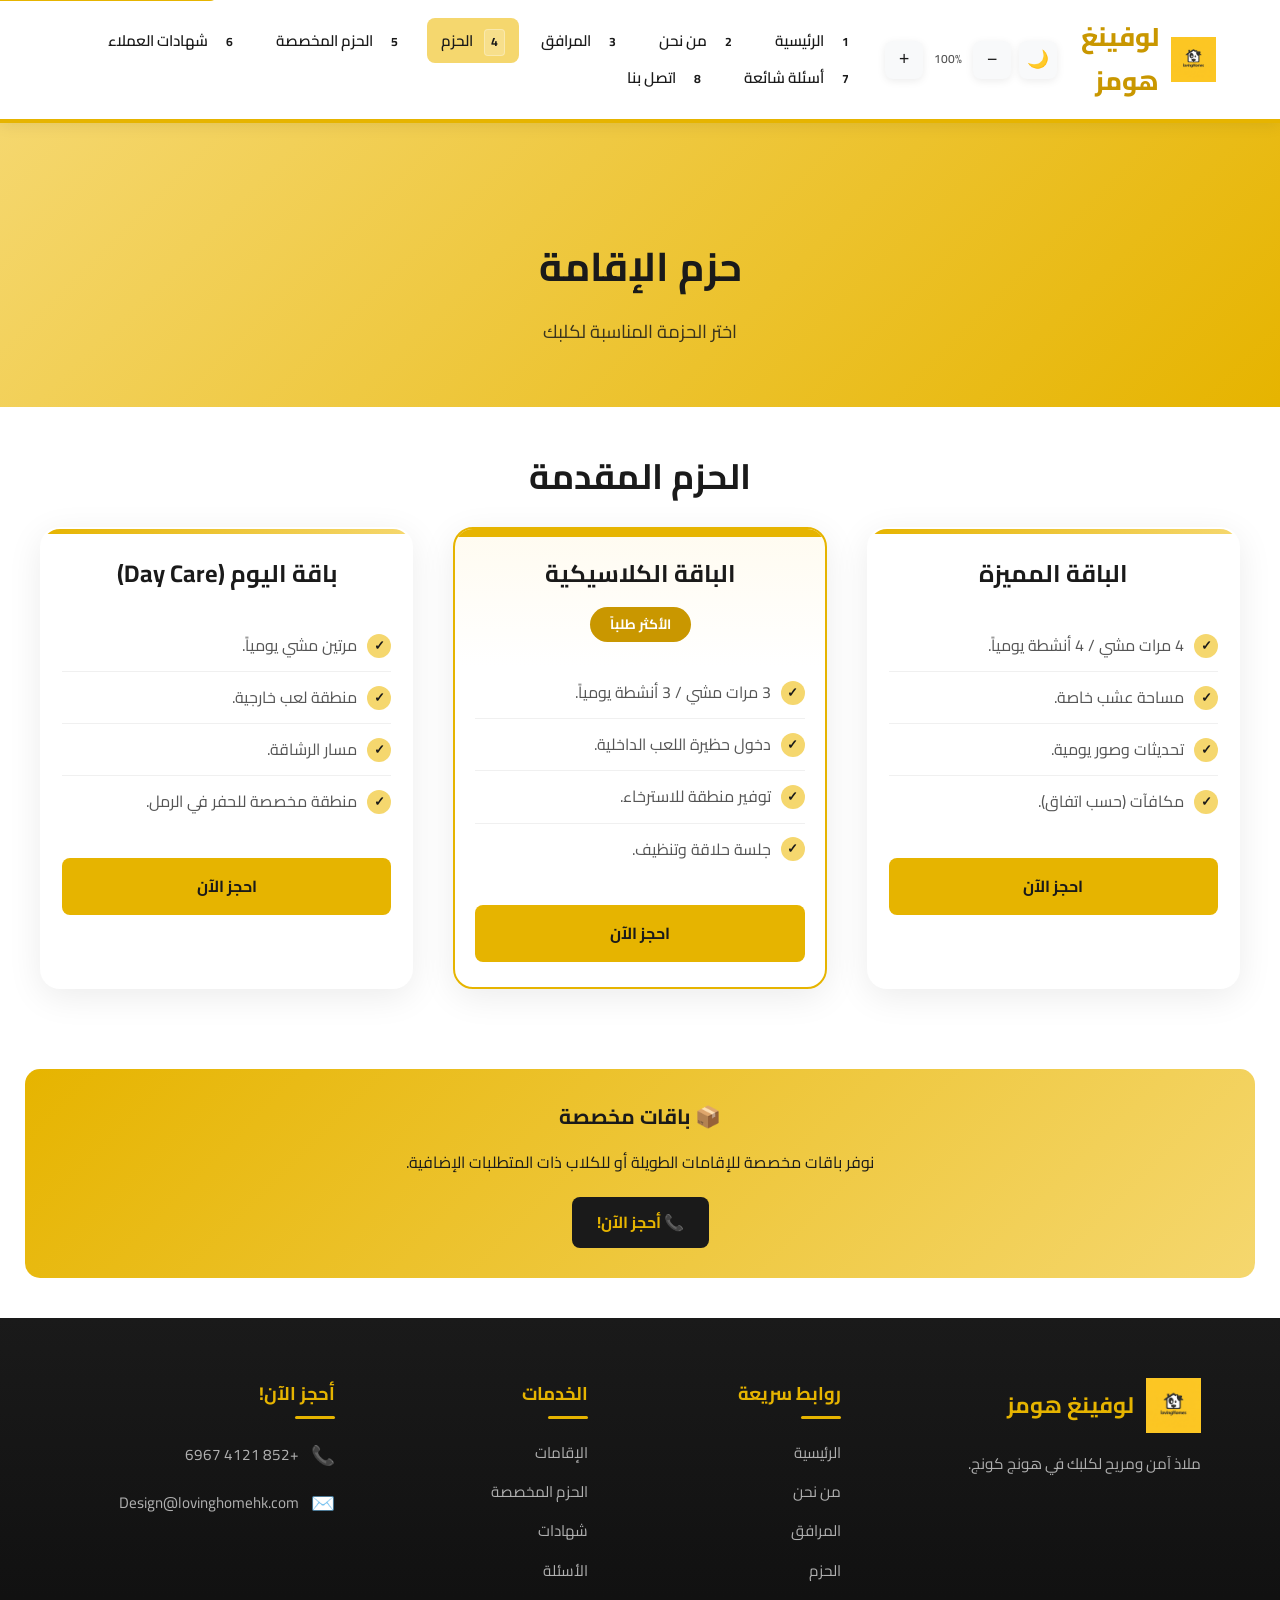
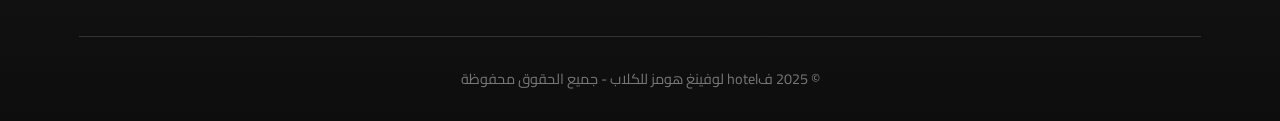
<file: packages.html>
<!DOCTYPE html>
<html lang="ar" dir="rtl">
<head>
    <meta charset="UTF-8">
    <meta name="viewport" content="width=device-width, initial-scale=1.0">
    <title>الحزم | فندق لوفينغ هومز للكلاب</title>
    <meta name="description" content="استكشف حزم الإقامة لدينا في هونج كونج.">
    <link rel="icon" type="image/svg+xml" href="data:image/svg+xml,<svg xmlns='http://www.w3.org/2000/svg' viewBox='0 0 100 100'><circle cx='50' cy='50' r='45' fill='%23e6b400'/><text y='.9em' font-size='50' x='50' text-anchor='middle' fill='white'>🐾</text></svg>">
    <link rel="stylesheet" href="style.css">
    <link href="https://fonts.googleapis.com/css2?family=Cairo:wght@400;500;600;700;800&display=swap" rel="stylesheet">
    <style>
        .container { max-width: 100%; padding: 0 15px; }
        .section { padding: 40px 15px; }
        .packages-grid { display: flex; flex-direction: column; gap: 20px; }
        .package-card { padding: 25px 20px; margin: 0 10px; }
        @media (min-width: 768px) {
            .packages-grid { display: grid; grid-template-columns: repeat(3, 1fr); }
        }
    </style>
</head>
<body>

    <a href="#main-content" class="skip-link">التخطي للمحتوى الرئيسي</a>

    <header>
        <a href="index.html" class="logo">
            <img src="logo.png" alt="شعار لوفينغ هومز" class="logo-img">
            <span>لوفينغ هومز</span>
        </a>
        <button class="menu-toggle" aria-expanded="false" aria-label="افتح القائمة">☰</button>
        <nav aria-label="التنقل الرئيسي">
            <ul>
                <li><a href="index.html" data-translate="الرئيسية"><span class="key-hint">1</span> الرئيسية</a></li>
                <li><a href="about.html" data-translate="من نحن"><span class="key-hint">2</span> من نحن</a></li>
                <li><a href="facilities.html" data-translate="المرافق"><span class="key-hint">3</span> المرافق</a></li>
                <li><a href="packages.html" class="active" data-translate="الحزم"><span class="key-hint">4</span> الحزم</a></li>
                <li><a href="custom-packages.html" data-translate="الحزم المخصصة"><span class="key-hint">5</span> الحزم المخصصة</a></li>
                <li><a href="testimonies.html" data-translate="شهادات العملاء"><span class="key-hint">6</span> شهادات العملاء</a></li>
                <li><a href="faq.html" data-translate="أسئلة شائعة"><span class="key-hint">7</span> أسئلة شائعة</a></li>
                <li><a href="contact.html" data-translate="اتصل بنا"><span class="key-hint">8</span> اتصل بنا</a></li>
            </ul>
        </nav>
    </header>

    <main id="main-content">
        <section class="page-header">
            <h1>حزم الإقامة</h1>
            <p>اختر الحزمة المناسبة لكلبك</p>
        </section>
        
        <section class="section">
            <div class="container">
                <h2>الحزم المقدمة</h2>
                
                <div class="packages-grid">
                    <div class="package-card">
                        <div class="package-header">
                            <h3>الباقة المميزة</h3>
                        </div>
                        <ul class="package-features">
                            <li>4 مرات مشي / 4 أنشطة يومياً.</li>
                            <li>مساحة عشب خاصة.</li>
                            <li>تحديثات وصور يومية.</li>
                            <li>مكافآت (حسب اتفاق).</li>
                        </ul>
                        <a href="contact.html" class="btn">احجز الآن</a>
                    </div>
                    
                    <div class="package-card featured">
                        <div class="package-header">
                            <h3>الباقة الكلاسيكية</h3>
                            <div class="package-badge">الأكثر طلباً</div>
                        </div>
                        <ul class="package-features">
                            <li>3 مرات مشي / 3 أنشطة يومياً.</li>
                            <li>دخول حظيرة اللعب الداخلية.</li>
                            <li>توفير منطقة للاسترخاء.</li>
                            <li>جلسة حلاقة وتنظيف.</li>
                        </ul>
                        <a href="contact.html" class="btn">احجز الآن</a>
                    </div>
                    
                    <div class="package-card">
                        <div class="package-header">
                            <h3>باقة اليوم (Day Care)</h3>
                        </div>
                        <ul class="package-features">
                            <li>مرتين مشي يومياً.</li>
                            <li>منطقة لعب خارجية.</li>
                            <li>مسار الرشاقة.</li>
                            <li>منطقة مخصصة للحفر في الرمل.</li>
                        </ul>
                        <a href="contact.html" class="btn">احجز الآن</a>
                    </div>
                </div>
            </div>
        </section>

        <section class="section">
            <div style="background: linear-gradient(135deg, #e6b400, #f5d76e); padding: 30px 20px; border-radius: 15px; text-align: center; margin: 0 10px;">
                <h2 style="color: #1a1a1a; margin-bottom: 15px; font-size: 1.3rem;">📦 باقات مخصصة</h2>
                <p style="color: #1a1a1a; margin-bottom: 20px; font-size: 1rem;">نوفر باقات مخصصة للإقامات الطويلة أو للكلاب ذات المتطلبات الإضافية.</p>
<a href="custom-packages.html" class="btn" style="background: #1a1a1a; color: #e6b400; padding: 12px 25px; text-decoration: none; border-radius: 8px; font-weight: 700;">📞 أحجز الآن!</a>
            </div>
        </section>
    </main>

  <footer>
        <div class="container">
            <div class="footer-content">
                <div class="footer-section">
                    <div class="footer-logo">
                        <img src="logo.png" alt="شعار لوفينغ هومز">
                        <span class="footer-logo-text">لوفينغ هومز</span>
                    </div>
                    <p>ملاذ آمن ومريح لكلبك في هونج كونج.</p>
                </div>
                <div class="footer-section">
                    <h4>روابط سريعة</h4>
                    <ul>
                        <li><a href="index.html">الرئيسية</a></li>
                        <li><a href="about.html">من نحن</a></li>
                        <li><a href="facilities.html">المرافق</a></li>
                        <li><a href="packages.html">الحزم</a></li>
                    </ul>
                </div>
                <div class="footer-section">
                    <h4>الخدمات</h4>
                    <ul>
                        <li><a href="packages.html">الإقامات</a></li>
                        <li><a href="custom-packages.html">الحزم المخصصة</a></li>
                        <li><a href="testimonies.html">شهادات</a></li>
                        <li><a href="faq.html">الأسئلة</a></li>
                    </ul>
                </div>
                <div class="footer-section">
                    <h4>أحجز الآن!</h4>
                    <div class="footer-contact-item">
                        <span>📞</span>
                        <p>+852 4121 6967</p>
                    </div>
                    <div class="footer-contact-item">
                        <span>✉️</span>
                        <p>Design@lovinghomehk.com</p>
                    </div>
                </div>
            </div>
            <div class="footer-bottom">
                <p>© 2025 فhotel لوفينغ هومز للكلاب - جميع الحقوق محفوظة</p>
            </div>
        </div>
    </footer>

    <script src="script.js"></script>
</body>
</html>
</file>
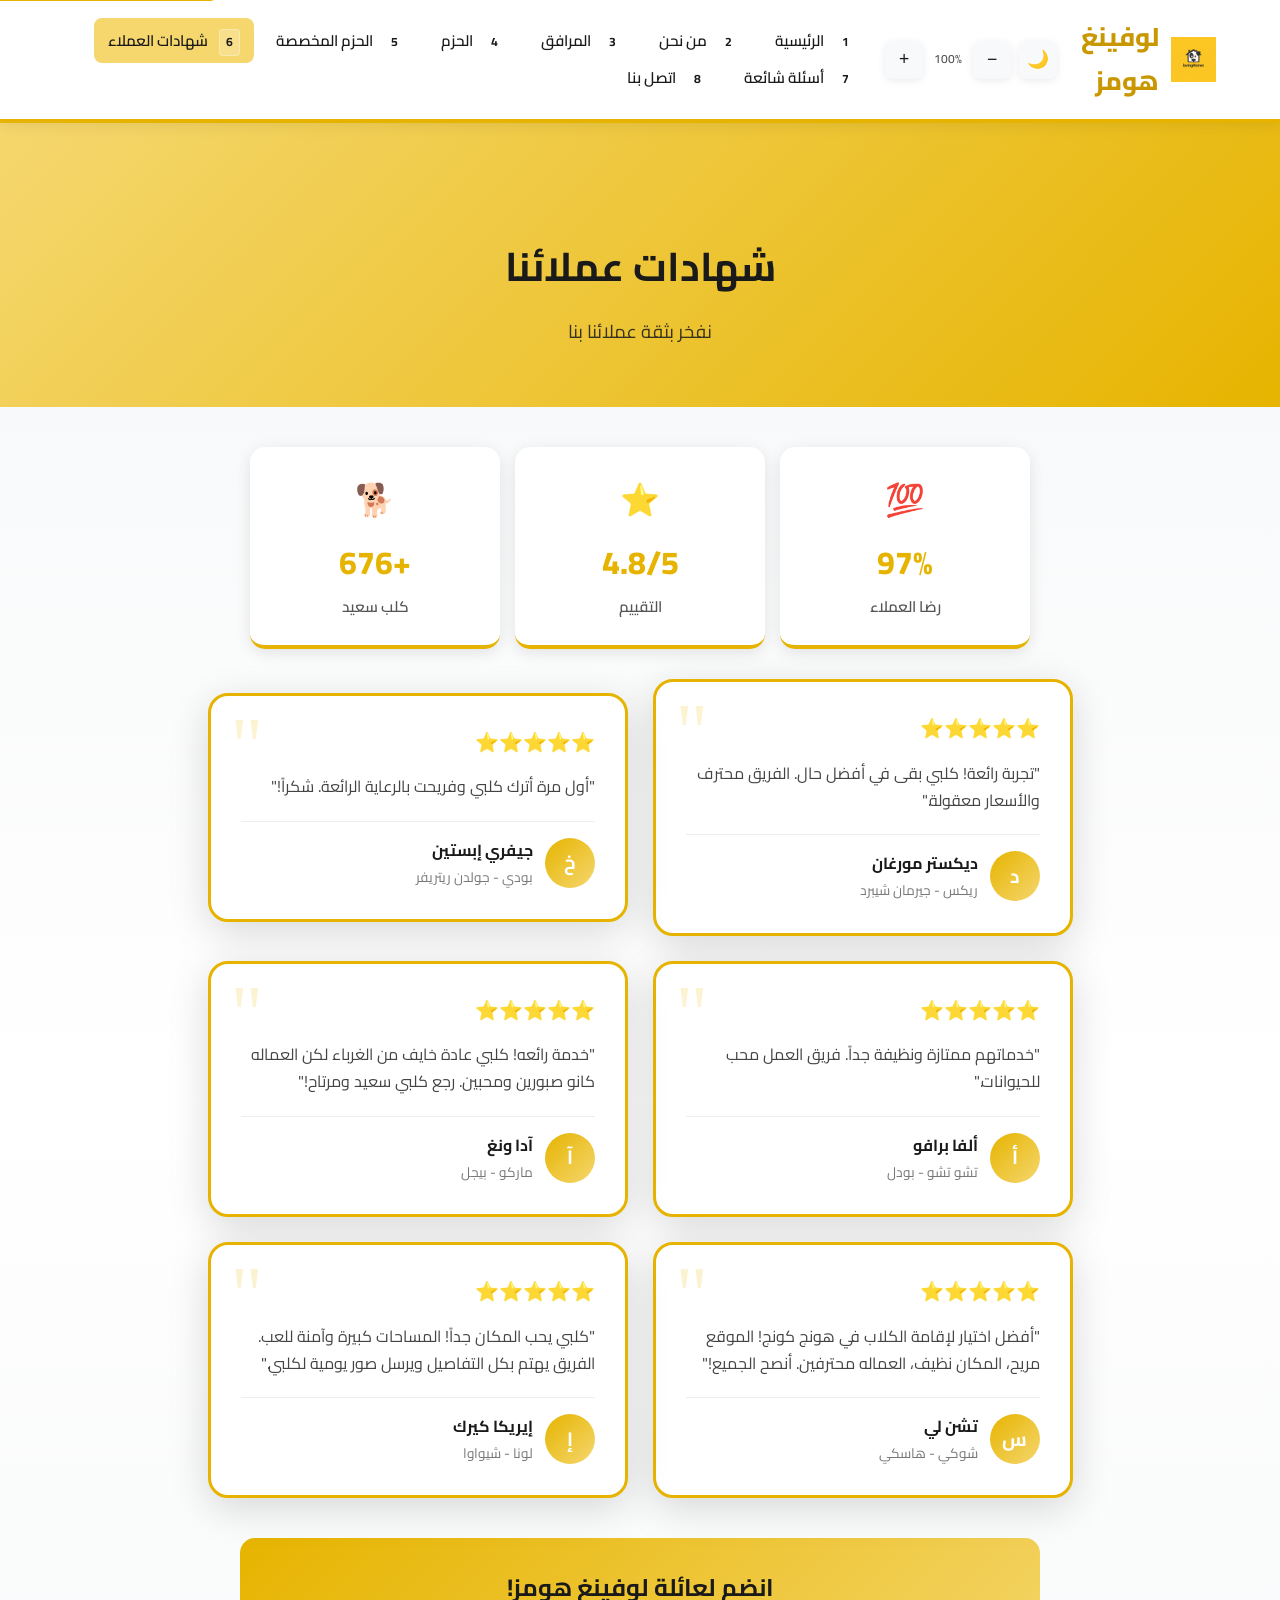
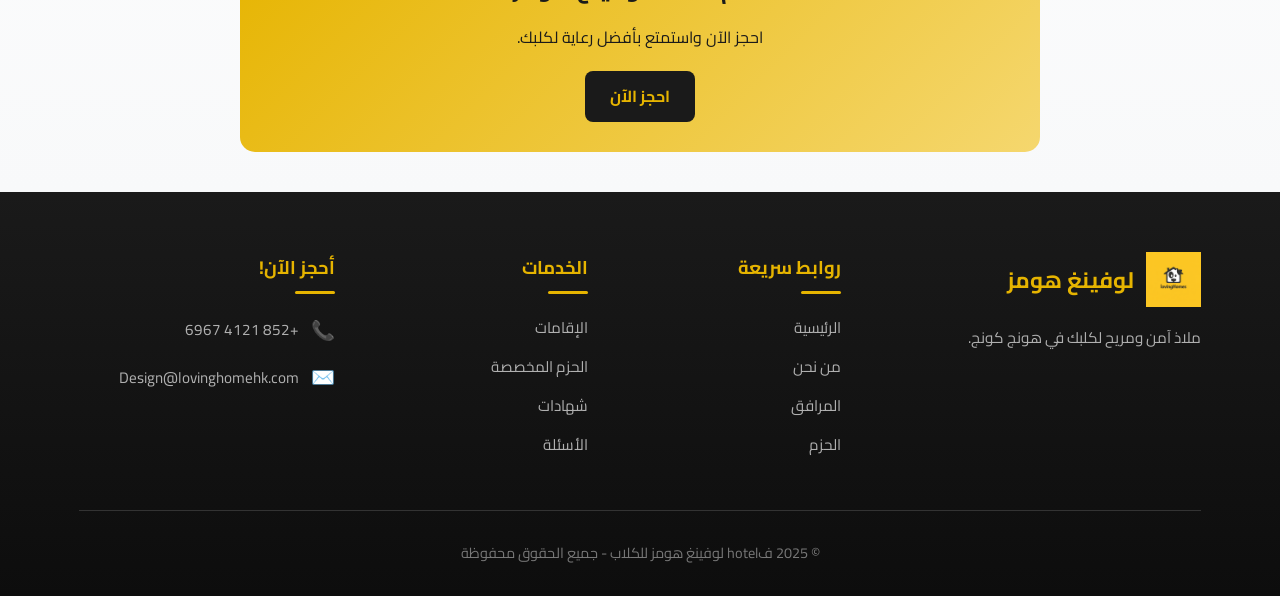
<file: testimonies.html>
<!DOCTYPE html>
<html lang="ar" dir="rtl">
<head>
    <meta charset="UTF-8">
    <meta name="viewport" content="width=device-width, initial-scale=1.0">
    <title>شهادات العملاء | فhotel لوفينغ هومز للكلاب</title>
    <link rel="stylesheet" href="style.css">
    <link href="https://fonts.googleapis.com/css2?family=Cairo:wght@400;500;600;700;800&display=swap" rel="stylesheet">
    <style>
        .testimonials-wrapper { padding: 40px 15px; }
        .testimonials-stats { display: flex; flex-wrap: wrap; justify-content: center; gap: 15px; margin-bottom: 30px; }
        .stat-box { min-width: 100px; padding: 20px 15px; flex: 1; max-width: 150px; }
        .testimonials-grid { display: flex; flex-direction: column; gap: 25px; align-items: center; }
        .testimonial-card { 
            max-width: 100%; 
            width: 100%; 
            max-width: 420px; 
            background: #ffffff;
            border-radius: 20px;
            padding: 30px;
            box-shadow: 0 10px 40px rgba(0,0,0,0.15);
            border: 3px solid #e6b400;
            transition: all 0.3s ease;
        }
        .testimonial-card:hover {
            transform: translateY(-8px);
            box-shadow: 0 15px 50px rgba(0,0,0,0.25);
            border-color: #c99700;
        }
        @media (min-width: 768px) {
            .testimonials-stats { flex-wrap: nowrap; }
            .testimonials-grid { flex-direction: row; flex-wrap: wrap; justify-content: center; }
            .stat-box { max-width: none; }
        }
    </style>
</head>
<body>
    <a href="#main-content" class="skip-link">التخطي للمحتوى الرئيسي</a>

    <header>
        <a href="index.html" class="logo">
            <img src="logo.png" alt="شعار لوفينغ هومز" class="logo-img">
            <span>لوفينغ هومز</span>
        </a>
        <nav aria-label="التنقل الرئيسي">
            <ul>
                <li><a href="index.html" data-translate="الرئيسية"><span class="key-hint">1</span> الرئيسية</a></li>
                <li><a href="about.html" data-translate="من نحن"><span class="key-hint">2</span> من نحن</a></li>
                <li><a href="facilities.html" data-translate="المرافق"><span class="key-hint">3</span> المرافق</a></li>
                <li><a href="packages.html" data-translate="الحزم"><span class="key-hint">4</span> الحزم</a></li>
                <li><a href="custom-packages.html" data-translate="الحزم المخصصة"><span class="key-hint">5</span> الحزم المخصصة</a></li>
                <li><a href="testimonies.html" class="active" data-translate="شهادات العملاء"><span class="key-hint">6</span> شهادات العملاء</a></li>
                <li><a href="faq.html" data-translate="أسئلة شائعة"><span class="key-hint">7</span> أسئلة شائعة</a></li>
                <li><a href="contact.html" data-translate="اتصل بنا"><span class="key-hint">8</span> اتصل بنا</a></li>
            </ul>
        </nav>
    </header>

    <main id="main-content">
        <section class="page-header">
            <h1> شهادات عملائنا</h1>
            <p>نفخر بثقة عملائنا بنا</p>
        </section>
        
        <div class="testimonials-wrapper">
            <div class="testimonials-stats">
                <div class="stat-box">
                    <span class="stat-icon">💯</span>
                    <span class="stat-number">97%</span>
                    <span class="stat-label">رضا العملاء</span>
                </div>
                <div class="stat-box">
                    <span class="stat-icon">⭐</span>
                    <span class="stat-number">4.8/5</span>
                    <span class="stat-label">التقييم</span>
                </div>
                <div class="stat-box">
                    <span class="stat-icon">🐕</span>
                    <span class="stat-number">+676</span>
                    <span class="stat-label">كلب سعيد</span>
                </div>
            </div>
            
            <div class="testimonials-grid">
                <div class="testimonial-card">
                    <div class="testimonial-stars">⭐⭐⭐⭐⭐</div>
                    <p class="testimonial-text">"تجربة رائعة! كلبي بقى في أفضل حال. الفريق محترف والأسعار معقولة."</p>
                    <div class="testimonial-author">
                        <div class="author-avatar">د</div>
                        <div class="author-info">
                            <div class="author-name">ديكستر مورغان</div>
                            <div class="author-dog">ريكس - جيرمان شيبرد</div>
                        </div>
                    </div>
                </div>
                
                <div class="testimonial-card">
                    <div class="testimonial-stars">⭐⭐⭐⭐⭐</div>
                    <p class="testimonial-text">"أول مرة أترك كلبي وفريحت بالرعاية الرائعة. شكراً!"</p>
                    <div class="testimonial-author">
                        <div class="author-avatar">خ</div>
                        <div class="author-info">
                            <div class="author-name">جيفري إبستين</div>
                            <div class="author-dog">بودي - جولدن ريتريفر</div>
                        </div>
                    </div>
                </div>
                
                <div class="testimonial-card">
                    <div class="testimonial-stars">⭐⭐⭐⭐⭐</div>
                    <p class="testimonial-text">"خدماتهم ممتازة ونظيفة جداً. فريق العمل محب للحيوانات."</p>
                    <div class="testimonial-author">
                        <div class="author-avatar">أ</div>
                        <div class="author-info">
                            <div class="author-name">ألفا برافو</div>
                            <div class="author-dog">تشو تشو - بودل</div>
                        </div>
                    </div>
                </div>
                
                <div class="testimonial-card">
                    <div class="testimonial-stars">⭐⭐⭐⭐⭐</div>
                    <p class="testimonial-text">"خدمة رائعه! كلبي عادة خايف من الغرباء لكن العماله كانو صبورين ومحبين. رجع كلبي سعيد ومرتاح!"</p>
                    <div class="testimonial-author">
                        <div class="author-avatar">آ</div>
                        <div class="author-info">
                            <div class="author-name">آدا ونغ</div>
                            <div class="author-dog">ماركو - بيجل</div>
                        </div>
                    </div>
                </div>
                
                <div class="testimonial-card">
                    <div class="testimonial-stars">⭐⭐⭐⭐⭐</div>
                    <p class="testimonial-text">"أفضل اختيار لإقامة الكلاب في هونج كونج! الموقع مريح، المكان نظيف، العماله محترفين. أنصح الجميع!"</p>
                    <div class="testimonial-author">
                        <div class="author-avatar">س</div>
                        <div class="author-info">
                            <div class="author-name">تشن لي</div>
                            <div class="author-dog">شوكي - هاسكي</div>
                        </div>
                    </div>
                </div>
                
                <div class="testimonial-card">
                    <div class="testimonial-stars">⭐⭐⭐⭐⭐</div>
                    <p class="testimonial-text">"كلبي يحب المكان جداً! المساحات كبيرة وآمنة للعب. الفريق يهتم بكل التفاصيل ويرسل صور يومية لكلبي."</p>
                    <div class="testimonial-author">
                        <div class="author-avatar">إ</div>
                        <div class="author-info">
                            <div class="author-name">إيريكا كيرك</div>
                            <div class="author-dog">لونا - شيواوا</div>
                        </div>
                    </div>
                </div>
            </div>
            
            <div class="why-choose-us" style="margin-top: 40px; text-align: center; padding: 30px; background: linear-gradient(135deg, #e6b400, #f5d76e); border-radius: 15px;">
                <h2 style="color: #1a1a1a; margin-bottom: 15px;">انضم لعائلة لوفينغ هومز!</h2>
                <p style="color: #1a1a1a; margin-bottom: 20px; font-size: 1rem;">احجز الآن واستمتع بأفضل رعاية لكلبك.</p>
                <a href="contact.html" class="btn" style="background: #1a1a1a; color: #e6b400; padding: 12px 25px; text-decoration: none; border-radius: 8px; font-weight: 700;">احجز الآن</a>
            </div>
        </div>
    </main>

   <footer>
        <div class="container">
            <div class="footer-content">
                <div class="footer-section">
                    <div class="footer-logo">
                        <img src="logo.png" alt="شعار لوفينغ هومز">
                        <span class="footer-logo-text">لوفينغ هومز</span>
                    </div>
                    <p>ملاذ آمن ومريح لكلبك في هونج كونج.</p>
                </div>
                <div class="footer-section">
                    <h4>روابط سريعة</h4>
                    <ul>
                        <li><a href="index.html">الرئيسية</a></li>
                        <li><a href="about.html">من نحن</a></li>
                        <li><a href="facilities.html">المرافق</a></li>
                        <li><a href="packages.html">الحزم</a></li>
                    </ul>
                </div>
                <div class="footer-section">
                    <h4>الخدمات</h4>
                    <ul>
                        <li><a href="packages.html">الإقامات</a></li>
                        <li><a href="custom-packages.html">الحزم المخصصة</a></li>
                        <li><a href="testimonies.html">شهادات</a></li>
                        <li><a href="faq.html">الأسئلة</a></li>
                    </ul>
                </div>
                <div class="footer-section">
                    <h4>أحجز الآن!</h4>
                    <div class="footer-contact-item">
                        <span>📞</span>
                        <p>+852 4121 6967</p>
                    </div>
                    <div class="footer-contact-item">
                        <span>✉️</span>
                        <p>Design@lovinghomehk.com</p>
                    </div>
                </div>
            </div>
            <div class="footer-bottom">
                <p>© 2025 فhotel لوفينغ هومز للكلاب - جميع الحقوق محفوظة</p>
            </div>
        </div>
    </footer>

    <script src="script.js"></script>
</body>
</html>
</file>
<file: style.css>
/* إعدادات المتغيرات - ألوان أساسية */
:root {
    --primary-yellow: #e6b400;
    --primary-yellow-light: #f5d76e;
    --primary-yellow-dark: #c99700;
    --text-black: #1a1a1a;
    --text-gray: #555555;
    --text-light: #777777;
    --bg-white: #ffffff;
    --bg-light: #f8f9fa;
    --bg-off-white: #fafafa;
    --border-light: #e0e0e0;
    --shadow-light: rgba(0, 0, 0, 0.08);
    --shadow-medium: rgba(0, 0, 0, 0.12);
    --shadow-strong: rgba(0, 0, 0, 0.2);
    --transition: 0.3s ease;
    --border-radius: 12px;
    --border-radius-lg: 20px;
    --header-bg: #ffffff;
    --footer-bg: linear-gradient(180deg, #1a1a1a 0%, #0d0d0d 100%);
    --hero-overlay: linear-gradient(to top, rgba(0,0,0,0.85), rgba(0,0,0,0.3), transparent);
}

/* الوضع الداكن */
[data-theme="dark"] {
    --text-black: #e0e0e0;
    --text-gray: #b0b0b0;
    --text-light: #888888;
    --bg-white: #1a1a1a;
    --bg-light: #2a2a2a;
    --bg-off-white: #242424;
    --border-light: #3a3a3a;
    --shadow-light: rgba(0, 0, 0, 0.3);
    --shadow-medium: rgba(0, 0, 0, 0.4);
    --shadow-strong: rgba(0, 0, 0, 0.5);
    --header-bg: #1a1a1a;
    --footer-bg: linear-gradient(180deg, #0a0a0a 0%, #000000 100%);
    --hero-overlay: linear-gradient(to top, rgba(0,0,0,0.9), rgba(0,0,0,0.5), transparent);
    
    background-color: #1a1a1a;
    color: #e0e0e0;
}

[data-theme="dark"] body {
    background-color: #1a1a1a;
    color: #e0e0e0;
}

[data-theme="dark"] html {
    background-color: #1a1a1a;
}

/* تحسينات accesibilidad - focus states */
*:focus {
    outline: 3px solid var(--primary-yellow);
    outline-offset: 2px;
}

*:focus:not(:focus-visible) {
    outline: none;
}

*:focus-visible {
    outline: 3px solid var(--primary-yellow);
    outline-offset: 2px;
}

* {
    box-sizing: border-box;
    margin: 0;
    padding: 0;
}

html {
    scroll-behavior: smooth;
}

body {
    font-family: 'Cairo', 'Segoe UI', Tahoma, Geneva, Verdana, sans-serif;
    background-color: var(--bg-white);
    color: var(--text-black);
    line-height: 1.7;
    direction: rtl;
    display: flex;
    flex-direction: column;
    min-height: 100vh;
}

/* Container System - للهوامش الجانبية */
.container {
    width: 100%;
    max-width: 100%;
    margin: 0 auto;
    padding: 0 15px;
}

/* Skip Link */
.skip-link {
    position: absolute;
    top: -50px;
    left: 0;
    background: var(--primary-yellow);
    color: var(--text-black);
    padding: 12px 24px;
    z-index: 1001;
    text-decoration: none;
    font-weight: 600;
    border-radius: 0 0 8px 0;
}

.skip-link:focus {
    top: 0;
}

/* Header */
header {
    background: var(--bg-white);
    border-bottom: 4px solid var(--primary-yellow);
    padding: 1rem 5%;
    display: flex;
    justify-content: space-between;
    align-items: center;
    position: sticky;
    top: 0;
    z-index: 1000;
    box-shadow: 0 2px 15px var(--shadow-light);
}

.logo {
    display: flex;
    align-items: center;
    gap: 12px;
    font-size: 1.6rem;
    font-weight: 800;
    color: var(--primary-yellow-dark);
    text-decoration: none;
}

.logo-img {
    width: 45px;
    height: 45px;
    object-fit: contain;
}

nav ul {
    list-style: none;
    display: flex;
    gap: 0.5rem;
    flex-wrap: wrap;
    align-items: center;
}

nav a {
    text-decoration: none;
    color: var(--text-black);
    font-weight: 600;
    padding: 8px 14px;
    border-radius: 8px;
    transition: var(--transition);
    font-size: 0.95rem;
}

nav a:hover, nav a.active {
    color: var(--text-black);
    background: var(--primary-yellow-light);
}

.menu-toggle {
    display: none;
    background: none;
    border: none;
    font-size: 1.8rem;
    cursor: pointer;
    color: var(--primary-yellow-dark);
    padding: 5px 10px;
}

/* Main Content */
main {
    padding: 0;
    flex: 1;
}

/* Hero Section */
.hero-section {
    position: relative;
    width: 100%;
    height: 65vh;
    min-height: 450px;
    overflow: hidden;
}

.hero-image {
    width: 100%;
    height: 100%;
}

.hero-image img {
    width: 100%;
    height: 100%;
    object-fit: cover;
}

.hero-overlay {
    position: absolute;
    bottom: 0;
    right: 0;
    left: 0;
    padding: 50px 5%;
    background: linear-gradient(to top, rgba(0,0,0,0.85), rgba(0,0,0,0.3), transparent);
    color: white;
    text-align: right;
}

.hero-overlay h1 {
    font-size: 3.5rem;
    color: white !important;
    margin-bottom: 12px;
    font-weight: 700;
    text-shadow: 2px 2px 4px rgba(0,0,0,0.3);
}

.hero-overlay p {
    font-size: 1.3rem;
    margin-bottom: 25px;
    opacity: 0.95;
}

/* Buttons */
.btn {
    display: inline-block;
    background: var(--primary-yellow);
    color: var(--text-black);
    padding: 14px 28px;
    text-decoration: none;
    font-weight: 700;
    border-radius: 8px;
    border: none;
    cursor: pointer;
    transition: var(--transition);
    font-size: 1rem;
}

.btn:hover {
    background: var(--primary-yellow-dark);
    color: var(--text-black);
    transform: translateY(-2px);
    box-shadow: 0 5px 20px rgba(230, 180, 0, 0.4);
}

.btn-hero {
    border-radius: 30px;
    padding: 14px 35px;
    font-size: 1.1rem;
}

.btn-outline {
    background: transparent;
    border: 2px solid var(--primary-yellow);
    color: var(--primary-yellow);
}

.btn-outline:hover {
    background: var(--primary-yellow);
    color: var(--text-black);
}

/* Sections */
.section {
    padding: 80px 5%;
}

.section h1,
.section h2 {
    text-align: center;
    font-size: 2.2rem;
    margin-bottom: 20px;
    color: var(--text-black);
}

.section p {
    text-align: center;
    max-width: 750px;
    margin: 0 auto 40px;
    color: var(--text-gray);
    font-size: 1.1rem;
}

.bg-light {
    background: var(--bg-light);
}

.bg-gradient {
    background: linear-gradient(135deg, #fafafa 0%, #f0f0f0 100%);
}

/* Features Grid */
.features-grid {
    display: grid;
    grid-template-columns: repeat(auto-fit, minmax(280px, 1fr));
    gap: 30px;
    max-width: 1400px;
    margin: 0 auto;
}

.feature-card {
    background: white;
    border-radius: var(--border-radius-lg);
    overflow: hidden;
    box-shadow: 0 8px 25px var(--shadow-light);
    transition: var(--transition);
    border: 1px solid var(--border-light);
}

.feature-card:hover {
    transform: translateY(-8px);
    box-shadow: 0 15px 40px var(--shadow-medium);
}

.feature-card img {
    width: 100%;
    height: 200px;
    object-fit: cover;
}

.feature-card h3 {
    padding: 20px 20px 10px;
    font-size: 1.2rem;
    color: var(--text-black);
}

.feature-card p {
    padding: 0 20px 20px;
    color: var(--text-gray);
    font-size: 0.95rem;
    text-align: right;
    margin: 0;
}

/* Packages Grid - محسّن */
.packages-grid {
    display: grid;
    grid-template-columns: repeat(auto-fit, minmax(320px, 1fr));
    gap: 30px;
    max-width: 1400px;
    margin: 0 auto;
}

.package-card {
    background: white;
    border-radius: var(--border-radius-lg);
    padding: 30px;
    box-shadow: 0 8px 35px var(--shadow-light);
    text-align: center;
    transition: var(--transition);
    border: 2px solid transparent;
    position: relative;
    overflow: hidden;
}

.package-card::before {
    content: '';
    position: absolute;
    top: 0;
    left: 0;
    right: 0;
    height: 5px;
    background: linear-gradient(90deg, var(--primary-yellow), var(--primary-yellow-light));
}

.package-card:hover {
    transform: translateY(-10px);
    box-shadow: 0 20px 50px var(--shadow-strong);
    border-color: var(--primary-yellow-light);
}

.package-card.featured {
    border: 2px solid var(--primary-yellow);
    background: linear-gradient(180deg, #fffbf0 0%, white 30%);
}

.package-card.featured::before {
    height: 8px;
    background: var(--primary-yellow);
}

.package-header {
    margin-bottom: 25px;
}

.package-header h3 {
    font-size: 1.5rem;
    margin-bottom: 12px;
    color: var(--text-black);
}

.package-badge {
    display: inline-block;
    background: linear-gradient(135deg, var(--primary-yellow), var(--primary-yellow-light));
    color: var(--text-black);
    padding: 6px 20px;
    border-radius: 25px;
    font-size: 0.85rem;
    font-weight: 700;
}

.package-card.featured .package-badge {
    background: var(--primary-yellow-dark);
    color: white;
}

.package-price {
    font-size: 2rem;
    font-weight: 800;
    color: var(--primary-yellow-dark);
    margin: 15px 0;
}

.package-price span {
    font-size: 1rem;
    font-weight: 400;
    color: var(--text-light);
}

.package-features {
    list-style: none;
    text-align: right;
    margin-bottom: 30px;
}

.package-features li {
    padding: 12px 0;
    border-bottom: 1px solid #f0f0f0;
    display: flex;
    align-items: center;
    gap: 10px;
    color: var(--text-gray);
}

.package-features li:last-child {
    border-bottom: none;
}

.package-features li::before {
    content: '✓';
    display: inline-flex;
    align-items: center;
    justify-content: center;
    width: 24px;
    height: 24px;
    background: var(--primary-yellow-light);
    color: var(--text-black);
    border-radius: 50%;
    font-size: 0.8rem;
    font-weight: bold;
    flex-shrink: 0;
}

.package-card .btn {
    width: 100%;
    padding: 15px;
}

/* About Preview */
.about-preview {
    display: grid;
    grid-template-columns: 1fr 1fr;
    gap: 60px;
    align-items: center;
    max-width: 1400px;
    margin: 0 auto;
}

.about-content h2 {
    text-align: right;
    margin-bottom: 25px;
}

.about-content p {
    text-align: right;
    margin: 0 0 30px;
    max-width: none;
}

.stats-row {
    display: flex;
    gap: 20px;
    margin-bottom: 30px;
    flex-wrap: wrap;
}

.stat-item {
    text-align: center;
    background: var(--bg-light);
    padding: 20px 30px;
    border-radius: var(--border-radius);
    flex: 1;
    min-width: 120px;
}

.stat-num {
    display: block;
    font-size: 2rem;
    font-weight: 800;
    color: var(--primary-yellow-dark);
}

.stat-text {
    font-size: 0.9rem;
    color: var(--text-light);
}

.about-img img {
    width: 100%;
    border-radius: var(--border-radius-lg);
    box-shadow: 0 20px 50px var(--shadow-medium);
}

/* Contact Section */
.contact-section {
    background: var(--bg-light);
}

.contact-container {
    display: grid;
    grid-template-columns: 1fr 1fr;
    gap: 50px;
    max-width: 1400px;
    margin: 0 auto;
}

.contact-info-grid {
    display: grid;
    grid-template-columns: repeat(2, 1fr);
    gap: 20px;
}

.contact-card {
    background: white;
    padding: 25px;
    border-radius: var(--border-radius);
    text-align: center;
    box-shadow: 0 5px 15px var(--shadow-light);
    transition: var(--transition);
}

.contact-card:hover {
    transform: translateY(-5px);
    box-shadow: 0 10px 25px var(--shadow-medium);
}

.contact-card .icon {
    font-size: 2.5rem;
    margin-bottom: 15px;
}

.contact-card h4 {
    color: var(--primary-yellow-dark);
    margin-bottom: 8px;
    font-size: 1.1rem;
}

.contact-card p {
    margin: 0;
    font-size: 0.95rem;
    color: var(--text-gray);
}

.social-section {
    margin-top: 40px;
}

.social-section h3 {
    text-align: center;
    margin-bottom: 25px;
    color: var(--text-black);
}

.social-icons {
    display: flex;
    justify-content: center;
    gap: 15px;
    flex-wrap: wrap;
}

.social-btn {
    width: 50px;
    height: 50px;
    border-radius: 50%;
    display: flex;
    align-items: center;
    justify-content: center;
    text-decoration: none;
    color: white;
    font-size: 1.3rem;
    transition: var(--transition);
}

.social-btn:hover {
    transform: scale(1.15);
    box-shadow: 0 5px 20px rgba(0,0,0,0.3);
}

.social-btn.facebook { 
    background: #1877F2; 
}

.social-btn.instagram { 
    background: linear-gradient(45deg, #f09433, #e6683c, #dc2743, #cc2366, #bc1888); 
}

.social-btn.whatsapp { 
    background: #25D366; 
}

.social-btn.youtube { 
    background: #FF0000; 
}

.contact-form {
    background: white;
    padding: 35px;
    border-radius: var(--border-radius-lg);
    box-shadow: 0 10px 30px var(--shadow-light);
}

.contact-form h3 {
    margin-bottom: 25px;
    text-align: center;
    color: var(--text-black);
}

.form-group {
    margin-bottom: 20px;
}

.form-group label {
    display: block;
    margin-bottom: 8px;
    font-weight: 600;
    color: var(--text-black);
}

.form-group input,
.form-group textarea,
.form-group select {
    width: 100%;
    padding: 14px;
    border: 2px solid var(--border-light);
    border-radius: 8px;
    font-family: inherit;
    font-size: 1rem;
    transition: var(--transition);
    background: var(--bg-white);
}

.form-group input:focus,
.form-group textarea:focus,
.form-group select:focus {
    border-color: var(--primary-yellow);
    outline: none;
    box-shadow: 0 0 0 3px rgba(230, 180, 0, 0.2);
}

.contact-form .btn {
    width: 100%;
    padding: 16px;
    font-size: 1.1rem;
}

/* Grid Container */
.grid-container {
    display: grid;
    grid-template-columns: repeat(auto-fit, minmax(300px, 1fr));
    gap: 25px;
    max-width: 1400px;
    margin: 0 auto;
}

.card {
    background: white;
    border-radius: var(--border-radius-lg);
    padding: 30px;
    box-shadow: 0 8px 25px var(--shadow-light);
    transition: var(--transition);
    border: 1px solid var(--border-light);
}

.card:hover {
    transform: translateY(-5px);
    box-shadow: 0 15px 35px var(--shadow-medium);
}

.card h3 {
    color: var(--text-black);
    margin-bottom: 15px;
    font-size: 1.3rem;
}

.card p,
.card ul {
    color: var(--text-gray);
    font-size: 0.95rem;
}

.card ul {
    padding-right: 20px;
}

.card li {
    margin: 8px 0;
}

/* FAQ */
.faq-item {
    background: white;
    border-radius: var(--border-radius-lg);
    padding: 30px;
    margin-bottom: 20px;
    box-shadow: 0 5px 15px var(--shadow-light);
    border-right: 4px solid var(--primary-yellow);
    transition: var(--transition);
}

.faq-item:hover {
    box-shadow: 0 10px 25px var(--shadow-medium);
}

.faq-item h3 {
    color: var(--text-black);
    margin-bottom: 12px;
    font-size: 1.2rem;
}

.faq-item p {
    color: var(--text-gray);
    margin: 0;
    text-align: right;
}

/* Why Choose Us */
.why-choose-us {
    background: linear-gradient(135deg, var(--primary-yellow) 0%, var(--primary-yellow-light) 100%);
    padding: 50px 30px;
    border-radius: var(--border-radius-lg);
    text-align: center;
    margin-top: 50px;
    max-width: 800px;
    margin-left: auto;
    margin-right: auto;
}

.why-choose-us h2 {
    color: var(--text-black);
    margin-bottom: 15px;
}

.why-choose-us p {
    color: var(--text-black);
    margin-bottom: 25px;
    font-size: 1.1rem;
}

.why-choose-us .btn {
    background: var(--text-black);
    color: var(--primary-yellow);
}

.why-choose-us .btn:hover {
    background: white;
    color: var(--text-black);
}

/* Testimonials Section - شهادات العملاء */
.testimonials-section {
    background: linear-gradient(135deg, #fafafa 0%, #f5f5f5 100%);
    padding: 80px 5%;
}

.testimonials-stats {
    display: grid;
    grid-template-columns: repeat(3, 1fr);
    gap: 30px;
    max-width: 1000px;
    margin: 0 auto 60px;
    text-align: center;
}

.stat-box {
    background: white;
    padding: 30px 20px;
    border-radius: var(--border-radius-lg);
    box-shadow: 0 10px 30px var(--shadow-light);
    transition: var(--transition);
}

.stat-box:hover {
    transform: translateY(-5px);
    box-shadow: 0 15px 40px var(--shadow-medium);
}

.stat-icon {
    font-size: 2.5rem;
    margin-bottom: 15px;
}

.stat-number {
    display: block;
    font-size: 2.5rem;
    font-weight: 800;
    color: var(--primary-yellow-dark);
    margin-bottom: 8px;
}

.stat-label {
    font-size: 1rem;
    color: var(--text-gray);
    font-weight: 500;
}

.testimonials-grid {
    display: grid;
    grid-template-columns: repeat(auto-fit, minmax(320px, 1fr));
    gap: 30px;
    max-width: 1200px;
    margin: 0 auto;
}

.testimonial-card {
    background: white;
    border-radius: var(--border-radius-lg);
    padding: 35px;
    box-shadow: 0 10px 30px var(--shadow-light);
    transition: var(--transition);
    position: relative;
    overflow: hidden;
}

.testimonial-card::before {
    content: '"';
    position: absolute;
    top: 10px;
    left: 20px;
    font-size: 80px;
    color: var(--primary-yellow-light);
    font-family: Georgia, serif;
    line-height: 1;
    opacity: 0.3;
}

.testimonial-card:hover {
    transform: translateY(-8px);
    box-shadow: 0 20px 50px var(--shadow-medium);
}

.testimonial-stars {
    margin-bottom: 20px;
    font-size: 1.2rem;
}

.testimonial-stars span {
    color: #FFD700;
}

.testimonial-text {
    font-size: 1.05rem;
    line-height: 1.8;
    color: var(--text-gray);
    margin-bottom: 25px;
    position: relative;
    z-index: 1;
}

.testimonial-author {
    display: flex;
    align-items: center;
    gap: 15px;
    border-top: 1px solid #f0f0f0;
    padding-top: 20px;
}

.author-avatar {
    width: 55px;
    height: 55px;
    border-radius: 50%;
    background: linear-gradient(135deg, var(--primary-yellow), var(--primary-yellow-light));
    display: flex;
    align-items: center;
    justify-content: center;
    font-size: 1.5rem;
    font-weight: 700;
    color: var(--text-black);
}

.author-info {
    flex: 1;
}

.author-name {
    font-size: 1.1rem;
    font-weight: 700;
    color: var(--text-black);
    margin-bottom: 4px;
}

.author-dog {
    font-size: 0.9rem;
    color: var(--text-light);
}

/* Footer - محسّن */
footer {
    background: linear-gradient(180deg, #1a1a1a 0%, #0d0d0d 100%);
    color: white;
    padding: 60px 5% 25px;
}

.footer-content {
    display: grid;
    grid-template-columns: 1.5fr 1fr 1fr 1.2fr;
    gap: 40px;
    max-width: 1400px;
    margin: 0 auto 40px;
}

.footer-section {
    text-align: right;
}

.footer-logo {
    display: flex;
    align-items: center;
    gap: 12px;
    margin-bottom: 18px;
}

.footer-logo img {
    width: 55px;
    height: 55px;
    object-fit: contain;
}

.footer-logo-text {
    font-size: 1.4rem;
    font-weight: 700;
    color: var(--primary-yellow);
}

.footer-section > p {
    color: #b0b0b0;
    font-size: 0.95rem;
    line-height: 1.7;
    text-align: right;
    margin: 0;
}

.footer-section h4 {
    color: var(--primary-yellow);
    margin-bottom: 20px;
    font-size: 1.15rem;
    position: relative;
    padding-bottom: 10px;
}

.footer-section h4::after {
    content: '';
    position: absolute;
    bottom: 0;
    right: 0;
    width: 40px;
    height: 3px;
    background: var(--primary-yellow);
    border-radius: 2px;
}

.footer-section ul {
    list-style: none;
}

.footer-section ul li {
    margin: 12px 0;
}

.footer-section a {
    color: #b0b0b0;
    text-decoration: none;
    transition: var(--transition);
    font-size: 0.95rem;
    display: inline-block;
    position: relative;
}

.footer-section a:hover {
    color: var(--primary-yellow);
    padding-right: 8px;
}

.footer-section a::before {
    content: '›';
    position: absolute;
    right: -15px;
    opacity: 0;
    transition: var(--transition);
    color: var(--primary-yellow);
}

.footer-section a:hover::before {
    opacity: 1;
    right: -12px;
}

.footer-contact-item {
    display: flex;
    align-items: center;
    gap: 12px;
    margin: 15px 0;
    color: #b0b0b0;
    font-size: 0.95rem;
}

.footer-contact-item span {
    font-size: 1.2rem;
}

.footer-social {
    display: flex;
    gap: 12px;
    margin-top: 20px;
}

.footer-social .social-btn {
    width: 48px;
    height: 48px;
    border-radius: 50%;
    display: flex;
    align-items: center;
    justify-content: center;
    text-decoration: none;
    font-size: 1.2rem;
    transition: all 0.3s ease;
    border: 2px solid transparent;
    background: #333;
    color: white;
}

.footer-social .social-btn:hover {
    transform: translateY(-5px) scale(1.1);
    box-shadow: 0 10px 25px rgba(0, 0, 0, 0.4);
}

.footer-social .social-btn.facebook {
    background: #1877F2;
}

.footer-social .social-btn.facebook:hover {
    background: #145dbf;
    border-color: #145dbf;
}

.footer-social .social-btn.instagram {
    background: linear-gradient(45deg, #f09433, #e6683c, #dc2743, #cc2366, #bc1888);
}

.footer-social .social-btn.instagram:hover {
    background: linear-gradient(45deg, #dc2743, #cc2366, #bc1888);
    box-shadow: 0 10px 25px rgba(225, 48, 108, 0.5);
}

.footer-social .social-btn.whatsapp {
    background: #25D366;
}

.footer-social .social-btn.whatsapp:hover {
    background: #1da851;
    box-shadow: 0 10px 25px rgba(37, 211, 102, 0.5);
}

.footer-social .social-btn.youtube {
    background: #FF0000;
}

.footer-social .social-btn.youtube:hover {
    background: #cc0000;
    box-shadow: 0 10px 25px rgba(255, 0, 0, 0.5);
}

.footer-bottom {
    border-top: 1px solid #333;
    padding-top: 25px;
    text-align: center;
}

.footer-bottom p {
    color: #777;
    font-size: 0.9rem;
    margin: 5px 0;
}

/* Page Header */
.page-header {
    background: linear-gradient(135deg, var(--primary-yellow-light) 0%, var(--primary-yellow) 100%);
    padding: 60px 5%;
    text-align: center;
}

.page-header h1 {
    font-size: 2.5rem;
    margin-bottom: 15px;
    color: var(--text-black);
}

.page-header p {
    color: var(--text-black);
    opacity: 0.85;
    font-size: 1.15rem;
}

/* Main Titles */
main h1 {
    text-align: center;
    font-size: 2.5rem;
    margin: 50px auto 20px;
    color: var(--text-black);
}

main > p {
    text-align: center;
    max-width: 700px;
    margin: 0 auto 40px;
    color: var(--text-gray);
    font-size: 1.1rem;
    padding: 0 5%;
}

/* Mobile Responsive */
@media (max-width: 1024px) {
    .footer-content {
        grid-template-columns: repeat(2, 1fr);
    }
}

@media (max-width: 768px) {
    header {
        padding: 0.8rem 4%;
    }
    
    .logo {
        font-size: 1.3rem;
    }
    
    .logo-img {
        width: 38px;
        height: 38px;
    }
    
    .menu-toggle {
        display: block;
    }
    
    nav ul {
        display: none;
        position: absolute;
        top: 100%;
        right: 0;
        left: 0;
        background: white;
        flex-direction: column;
        padding: 15px 0;
        border-bottom: 4px solid var(--primary-yellow);
        box-shadow: 0 10px 25px var(--shadow-medium);
    }
    
    nav ul.active {
        display: flex;
    }
    
    nav li {
        width: 100%;
        padding: 5px 20px;
    }
    
    nav a {
        display: block;
        width: 100%;
        padding: 12px 15px;
    }
    
    .hero-section {
        height: 50vh;
        min-height: 350px;
    }
    
    .hero-overlay {
        padding: 30px 4%;
    }
    
    .hero-overlay h1 {
        font-size: 1.8rem;
    }
    
    .hero-overlay p {
        font-size: 1.05rem;
    }
    
    .section {
        padding: 50px 4%;
    }
    
    .section h1,
    .section h2 {
        font-size: 1.7rem;
    }
    
    .features-grid,
    .packages-grid,
    .grid-container {
        grid-template-columns: 1fr;
    }
    
    .about-preview {
        grid-template-columns: 1fr;
        gap: 35px;
    }
    
    .about-img {
        order: -1;
    }
    
    .stats-row {
        flex-direction: column;
    }
    
    .stat-item {
        width: 100%;
    }
    
    .contact-container {
        grid-template-columns: 1fr;
    }
    
    .contact-info-grid {
        grid-template-columns: 1fr;
    }
    
    .footer-content {
        grid-template-columns: 1fr;
        text-align: center;
    }
    
    .footer-section {
        text-align: center;
    }
    
    .footer-section h4::after {
        left: 50%;
        transform: translateX(-50%);
        right: auto;
    }
    
    .footer-logo {
        justify-content: center;
    }
    
    main h1 {
        font-size: 1.8rem;
        margin: 35px auto 15px;
        padding: 0 4%;
    }
    
    main > p {
        padding: 0 4%;
        font-size: 1rem;
    }
    
    .page-header {
        padding: 40px 4%;
    }
    
    .page-header h1 {
        font-size: 1.8rem;
    }
}

@media (max-width: 480px) {
    .hero-overlay h1 {
        font-size: 1.4rem;
    }
    
    .hero-overlay p {
        font-size: 0.95rem;
    }
    
    .btn-hero {
        padding: 10px 22px;
        font-size: 0.95rem;
    }
    
    .package-card,
    .card,
    .contact-form {
        padding: 25px 20px;
    }
    
    .stat-num {
        font-size: 1.6rem;
    }
    
    .social-btn {
        width: 45px;
        height: 45px;
    }
    
    .footer-social {
        justify-content: center;
    }
    
    /* Testimonials Responsive */
    .testimonials-stats {
        grid-template-columns: 1fr;
        gap: 20px;
    }
    
    .stat-box {
        padding: 25px 15px;
    }
    
    .stat-number {
        font-size: 2rem;
    }
    
    .testimonials-grid {
        grid-template-columns: 1fr;
    }
}

/* Keyboard Navigation - تنقل الكيبورد */
.key-hint {
    display: inline-block;
    background: rgba(255, 255, 255, 0.2);
    color: inherit;
    padding: 2px 6px;
    border-radius: 4px;
    font-size: 0.8em;
    font-weight: 700;
    margin-left: 8px;
    border: 1px solid rgba(255, 255, 255, 0.3);
}

nav a:hover .key-hint,
nav a:focus .key-hint {
    background: rgba(255, 255, 255, 0.4);
    border-color: rgba(255, 255, 255, 0.6);
}

/* Hide key hints on mobile */
@media (max-width: 768px) {
    .key-hint {
        display: none;
    }
}

/* Back to Top Button */
.back-to-top {
    position: fixed;
    bottom: 30px;
    left: 30px;
    width: 50px;
    height: 50px;
    background: var(--primary-yellow);
    color: var(--text-black);
    border: none;
    border-radius: 50%;
    font-size: 1.5rem;
    cursor: pointer;
    opacity: 0;
    visibility: hidden;
    transition: var(--transition);
    z-index: 999;
    box-shadow: 0 4px 15px var(--shadow-medium);
}

.back-to-top.show {
    opacity: 1;
    visibility: visible;
}

.back-to-top:hover {
    background: var(--primary-yellow-dark);
    transform: translateY(-3px);
    box-shadow: 0 6px 20px var(--shadow-strong);
}

/* ========================================
   Testimonials Page Styles - إضافات الشهادات
   ======================================== */

.testimonials-wrapper {
    padding: 60px 5%;
    background: linear-gradient(180deg, #f8f9fa 0%, #ffffff 50%, #f8f9fa 100%);
    min-height: 500px;
}

.testimonials-stats {
    display: flex;
    flex-wrap: wrap;
    justify-content: center;
    gap: 20px;
    max-width: 900px;
    margin: 0 auto 50px auto;
}

.testimonials-stats .stat-box {
    background: #ffffff;
    padding: 25px 35px;
    border-radius: 15px;
    text-align: center;
    box-shadow: 0 4px 15px rgba(0,0,0,0.1);
    min-width: 180px;
    border-bottom: 4px solid #e6b400;
    flex: 1;
    max-width: 250px;
}

.stat-icon {
    font-size: 2rem;
    margin-bottom: 8px;
    display: block;
}

.stat-number {
    display: block;
    font-size: 2rem;
    font-weight: 800;
    color: #e6b400;
    margin-bottom: 4px;
}

.stat-label {
    font-size: 0.95rem;
    color: #555555;
    font-weight: 600;
}

.testimonials-grid {
    display: flex;
    flex-wrap: wrap;
    justify-content: center;
    gap: 25px;
    max-width: 1400px;
    margin: 0 auto;
}

.testimonial-card {
    background: #ffffff;
    border-radius: 15px;
    padding: 25px;
    box-shadow: 0 4px 20px rgba(0,0,0,0.08);
    width: 100%;
    max-width: 380px;
    border: 1px solid #eeeeee;
    transition: var(--transition);
}

.testimonial-card:hover {
    transform: translateY(-5px);
    box-shadow: 0 8px 30px rgba(0,0,0,0.12);
}

.testimonial-stars {
    margin-bottom: 15px;
    color: #e6b400;
    font-size: 1.2rem;
}

.testimonial-text {
    font-size: 1rem;
    line-height: 1.7;
    color: #444444;
    margin-bottom: 20px;
    text-align: right;
}

.testimonial-author {
    display: flex;
    align-items: center;
    gap: 12px;
    padding-top: 15px;
    border-top: 1px solid #eeeeee;
}

.author-avatar {
    width: 50px;
    height: 50px;
    border-radius: 50%;
    background: linear-gradient(135deg, #e6b400 0%, #f5d76e 100%);
    display: flex;
    align-items: center;
    justify-content: center;
    font-size: 1.2rem;
    font-weight: 700;
    color: #ffffff;
    flex-shrink: 0;
}

.author-info {
    text-align: right;
}

.author-name {
    font-size: 1rem;
    font-weight: 700;
    color: #1a1a1a;
    margin-bottom: 2px;
}

.author-dog {
    font-size: 0.85rem;
    color: #777777;
}

/* Testimonials Responsive */
@media (max-width: 768px) {
    .testimonials-stats {
        flex-direction: column;
        align-items: center;
    }
    
    .testimonials-stats .stat-box {
        width: 100%;
        max-width: 300px;
    }
    
    .testimonial-card {
        max-width: 100%;
    }
}

/* ========================================
   أدوات التحكم الجديدة - الميزات الإضافية
   ======================================== */

/* أدوات التحكم في الهيدر */
.control-tools {
    display: flex;
    align-items: center;
    gap: 8px;
    margin-left: 15px;
}

.control-btn {
    width: 38px;
    height: 38px;
    border-radius: 8px;
    border: none;
    background: var(--bg-light);
    color: var(--text-black);
    cursor: pointer;
    display: flex;
    align-items: center;
    justify-content: center;
    font-size: 1.1rem;
    transition: var(--transition);
    box-shadow: 0 2px 8px var(--shadow-light);
}

.control-btn:hover {
    background: var(--primary-yellow);
    transform: translateY(-2px);
}

.control-btn.active {
    background: var(--primary-yellow);
    color: var(--text-black);
}

/*Language Button Styles */
.lang-btn {
    font-weight: 700;
    font-size: 0.9rem;
    width: auto;
    padding: 0 12px;
}

/* Zoom Controls */
.zoom-controls {
    display: flex;
    align-items: center;
    gap: 5px;
}

.zoom-level {
    font-size: 0.75rem;
    font-weight: 600;
    color: var(--text-gray);
    min-width: 40px;
    text-align: center;
}

/* Dark mode specific overrides */
[data-theme="dark"] .header {
    background: #1a1a1a;
}

[data-theme="dark"] header {
    background: var(--header-bg);
    border-bottom-color: var(--primary-yellow);
}

[data-theme="dark"] nav ul {
    background: #1a1a1a;
    border-bottom-color: var(--primary-yellow);
}

[data-theme="dark"] .feature-card,
[data-theme="dark"] .package-card,
[data-theme="dark"] .card,
[data-theme="dark"] .faq-item,
[data-theme="dark"] .contact-card,
[data-theme="dark"] .contact-form,
[data-theme="dark"] .testimonial-card {
    background: var(--bg-light);
    border-color: var(--border-light);
}

[data-theme="dark"] .feature-card p,
[data-theme="dark"] .card p,
[data-theme="dark"] .faq-item p,
[data-theme="dark"] .testimonial-text {
    color: var(--text-gray);
}

[data-theme="dark"] .package-features li {
    border-bottom-color: var(--border-light);
}

[data-theme="dark"] .stat-item {
    background: var(--bg-light);
}

[data-theme="dark"] .page-header {
    background: linear-gradient(135deg, #c99700 0%, #e6b400 100%);
}

[data-theme="dark"] footer {
    background: var(--footer-bg);
}

[data-theme="dark"] .footer-bottom {
    border-top-color: #333;
}

[data-theme="dark"] .contact-form {
    background: var(--bg-light);
}

[data-theme="dark"] .form-group input,
[data-theme="dark"] .form-group textarea,
[data-theme="dark"] .form-group select {
    background: var(--bg-white);
    border-color: var(--border-light);
    color: var(--text-black);
}

[data-theme="dark"] .testimonials-stats .stat-box {
    background: var(--bg-light);
}

[data-theme="dark"] .why-choose-us {
    background: linear-gradient(135deg, #c99700 0%, #e6b400 100%);
}

[data-theme="dark"] .bg-light {
    background: var(--bg-light);
}

/* الوضع الداكن لصفحة الشهادات */
[data-theme="dark"] .testimonials-wrapper {
    background: linear-gradient(180deg, #1a1a1a 0%, #242424 50%, #1a1a1a 100%);
}

[data-theme="dark"] .testimonials-stats .stat-box {
    background: #2d2d2d;
    border-bottom-color: var(--primary-yellow);
}

[data-theme="dark"] .testimonial-card {
    background: #2d2d2d !important;
    border-color: var(--primary-yellow) !important;
    box-shadow: 0 10px 40px rgba(0,0,0,0.5);
}

[data-theme="dark"] .testimonial-text {
    color: #cccccc !important;
}

[data-theme="dark"] .author-avatar {
    background: linear-gradient(135deg, var(--primary-yellow-dark), var(--primary-yellow));
    color: #1a1a1a;
}

[data-theme="dark"] .author-name {
    color: #ffffff !important;
}

[data-theme="dark"] .author-dog {
    color: #aaaaaa !important;
}

[data-theme="dark"] .testimonials-wrapper .why-choose-us {
    background: linear-gradient(135deg, #c99700 0%, #e6b400 100%) !important;
}

[data-theme="dark"] .testimonials-wrapper .why-choose-us h2,
[data-theme="dark"] .testimonials-wrapper .why-choose-us p {
    color: #1a1a1a !important;
}

/* الوضع الداكن لعنوان الصفحة */
[data-theme="dark"] .page-header {
    background: linear-gradient(135deg, #c99700 0%, #e6b400 100%) !important;
}

[data-theme="dark"] .page-header h1,
[data-theme="dark"] .page-header p {
    color: #1a1a1a !important;
}

/* Animations for control buttons */
@keyframes pulse {
    0% { transform: scale(1); }
    50% { transform: scale(1.1); }
    100% { transform: scale(1); }
}

.control-btn:active {
    animation: pulse 0.2s ease;
}

/* Mobile controls */
@media (max-width: 768px) {
    .control-tools {
        gap: 5px;
    }
    
    .control-btn {
        width: 34px;
        height: 34px;
        font-size: 1rem;
    }
    
    .lang-btn {
        padding: 0 8px;
        font-size: 0.8rem;
    }
    
    .zoom-level {
        font-size: 0.7rem;
        min-width: 35px;
    }
}
</file>
